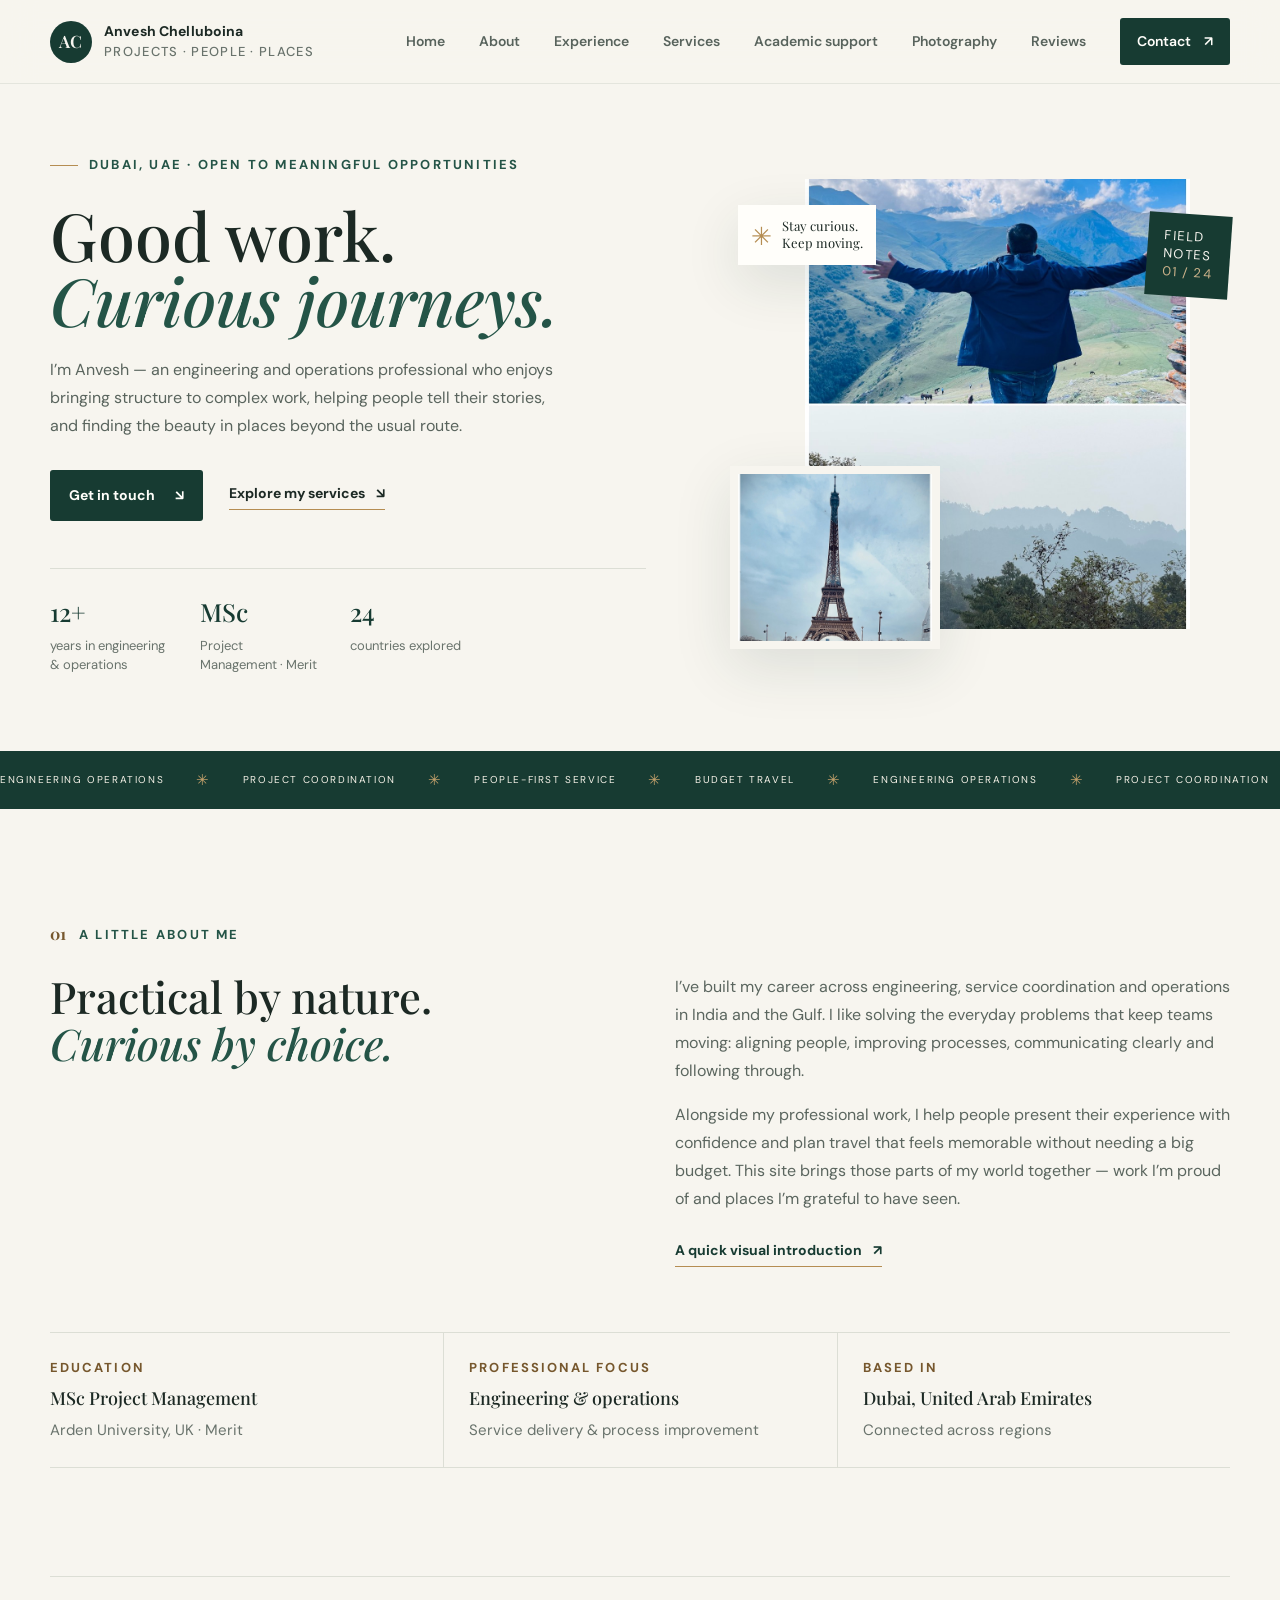
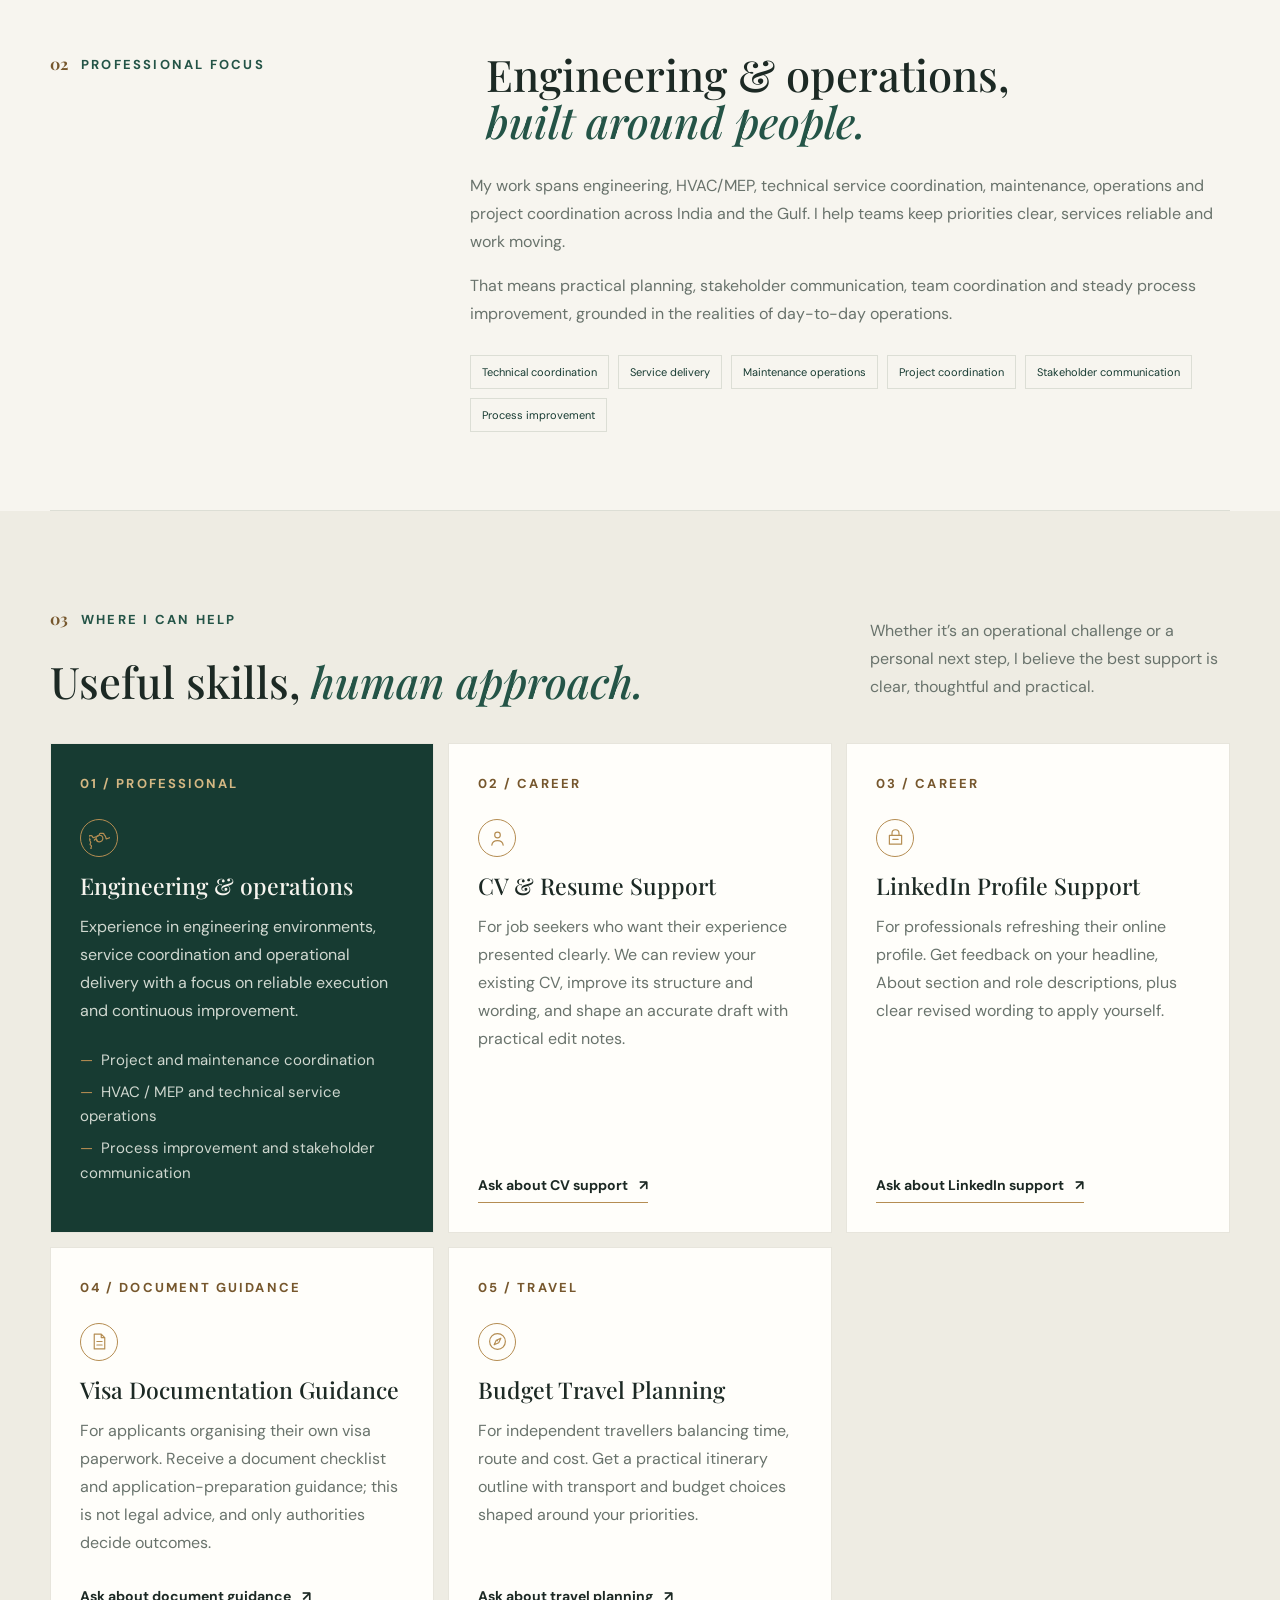
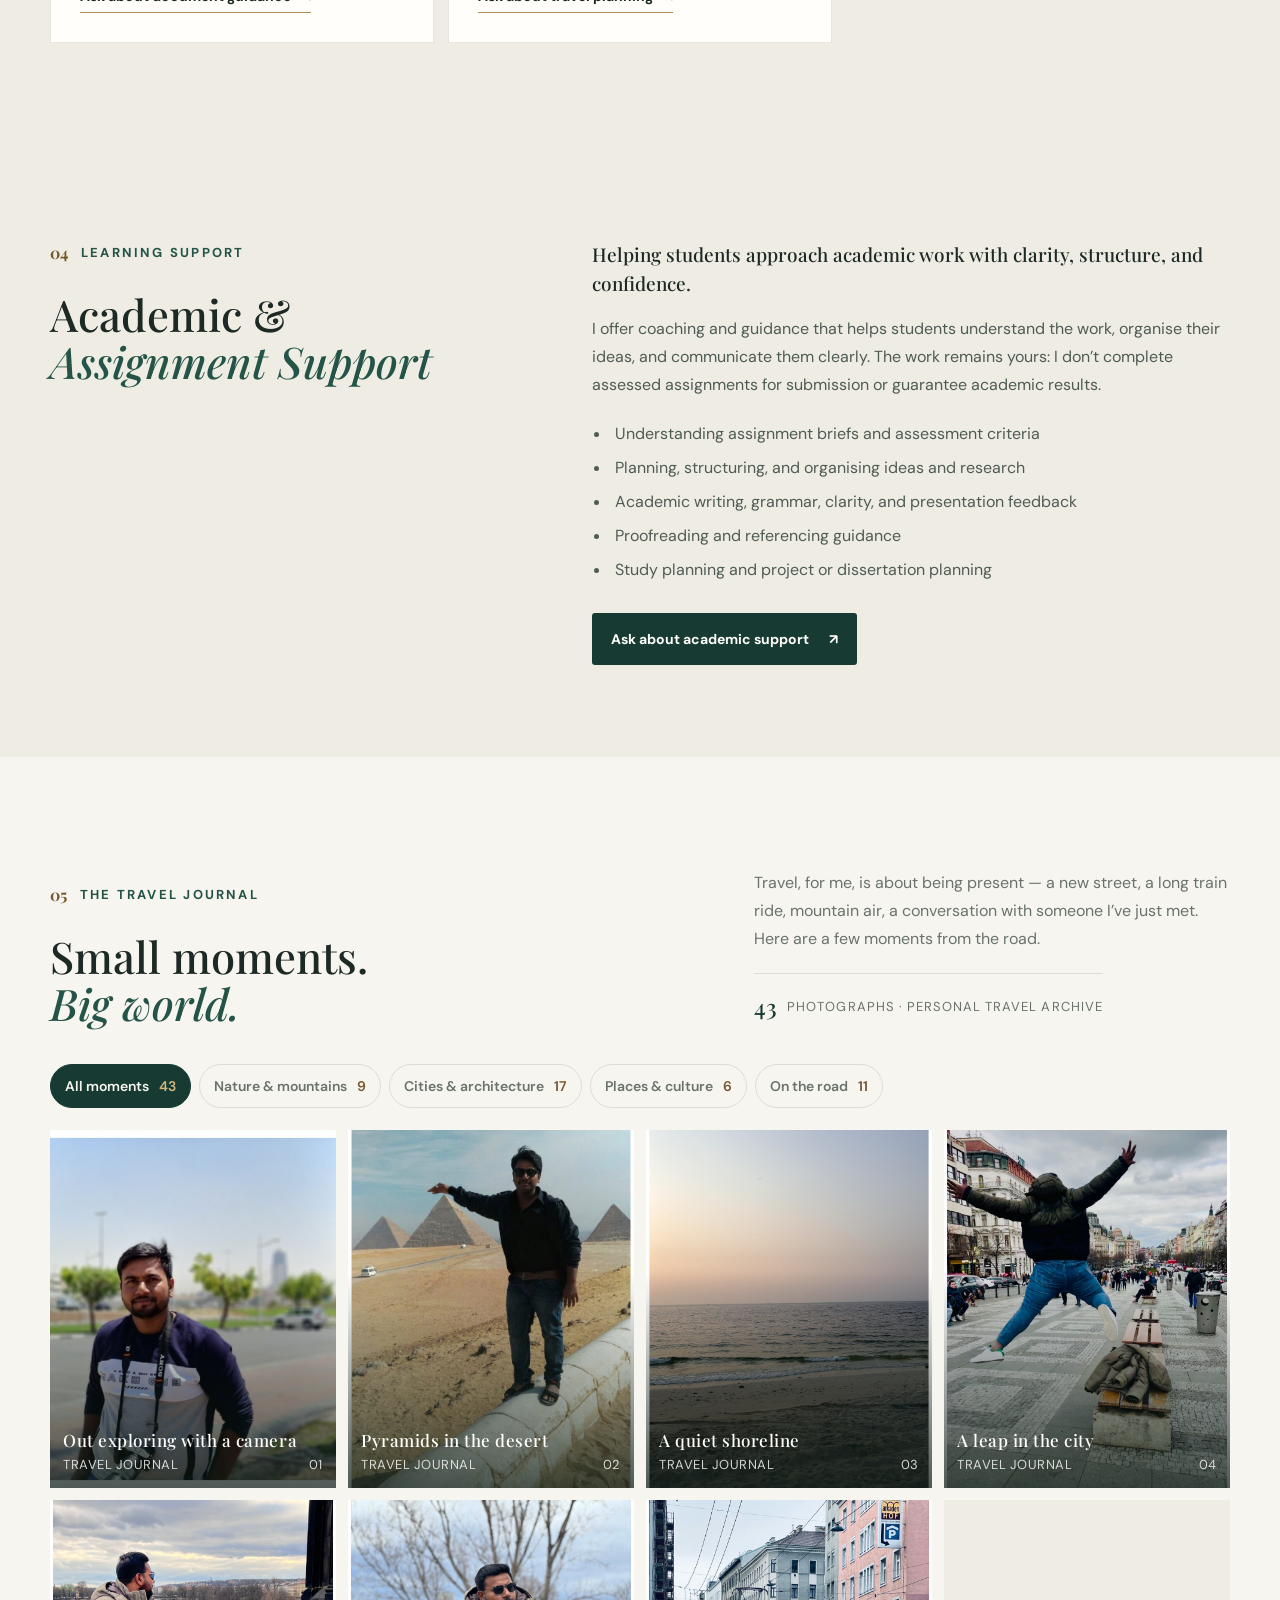
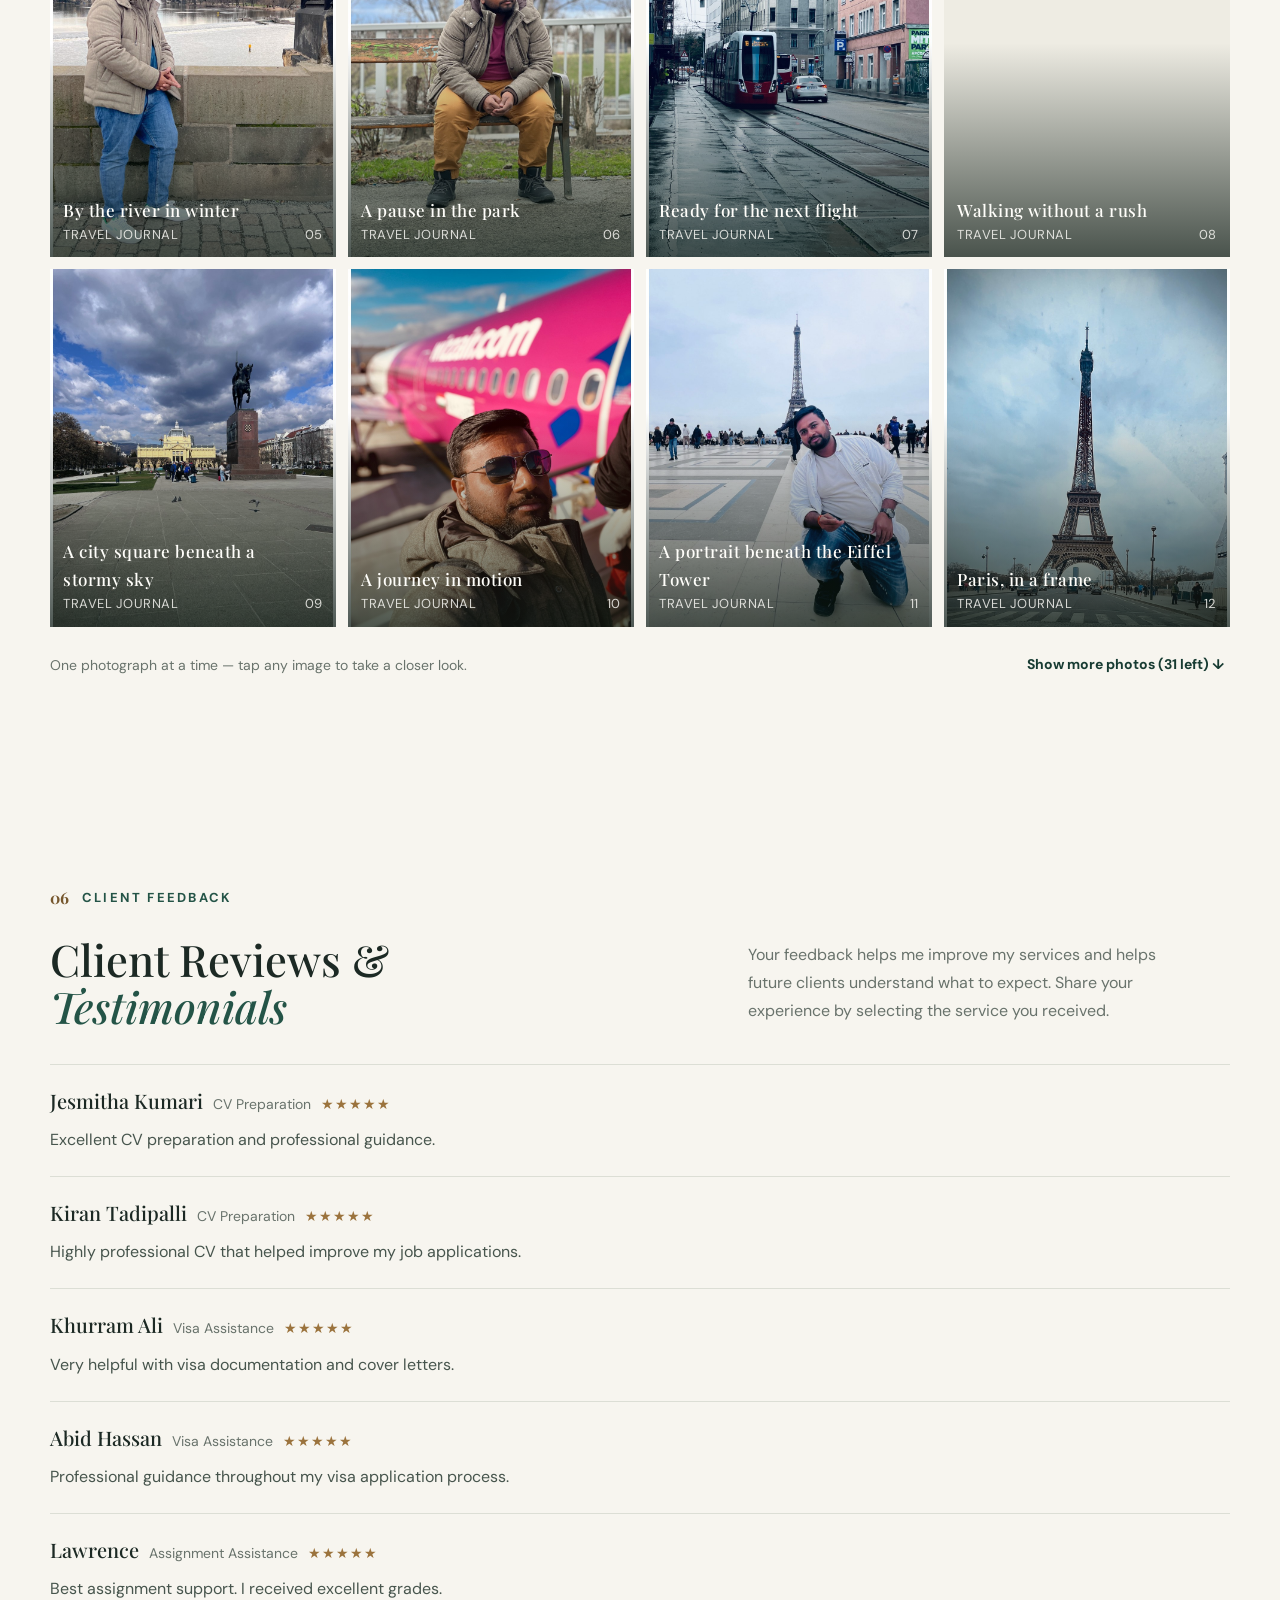
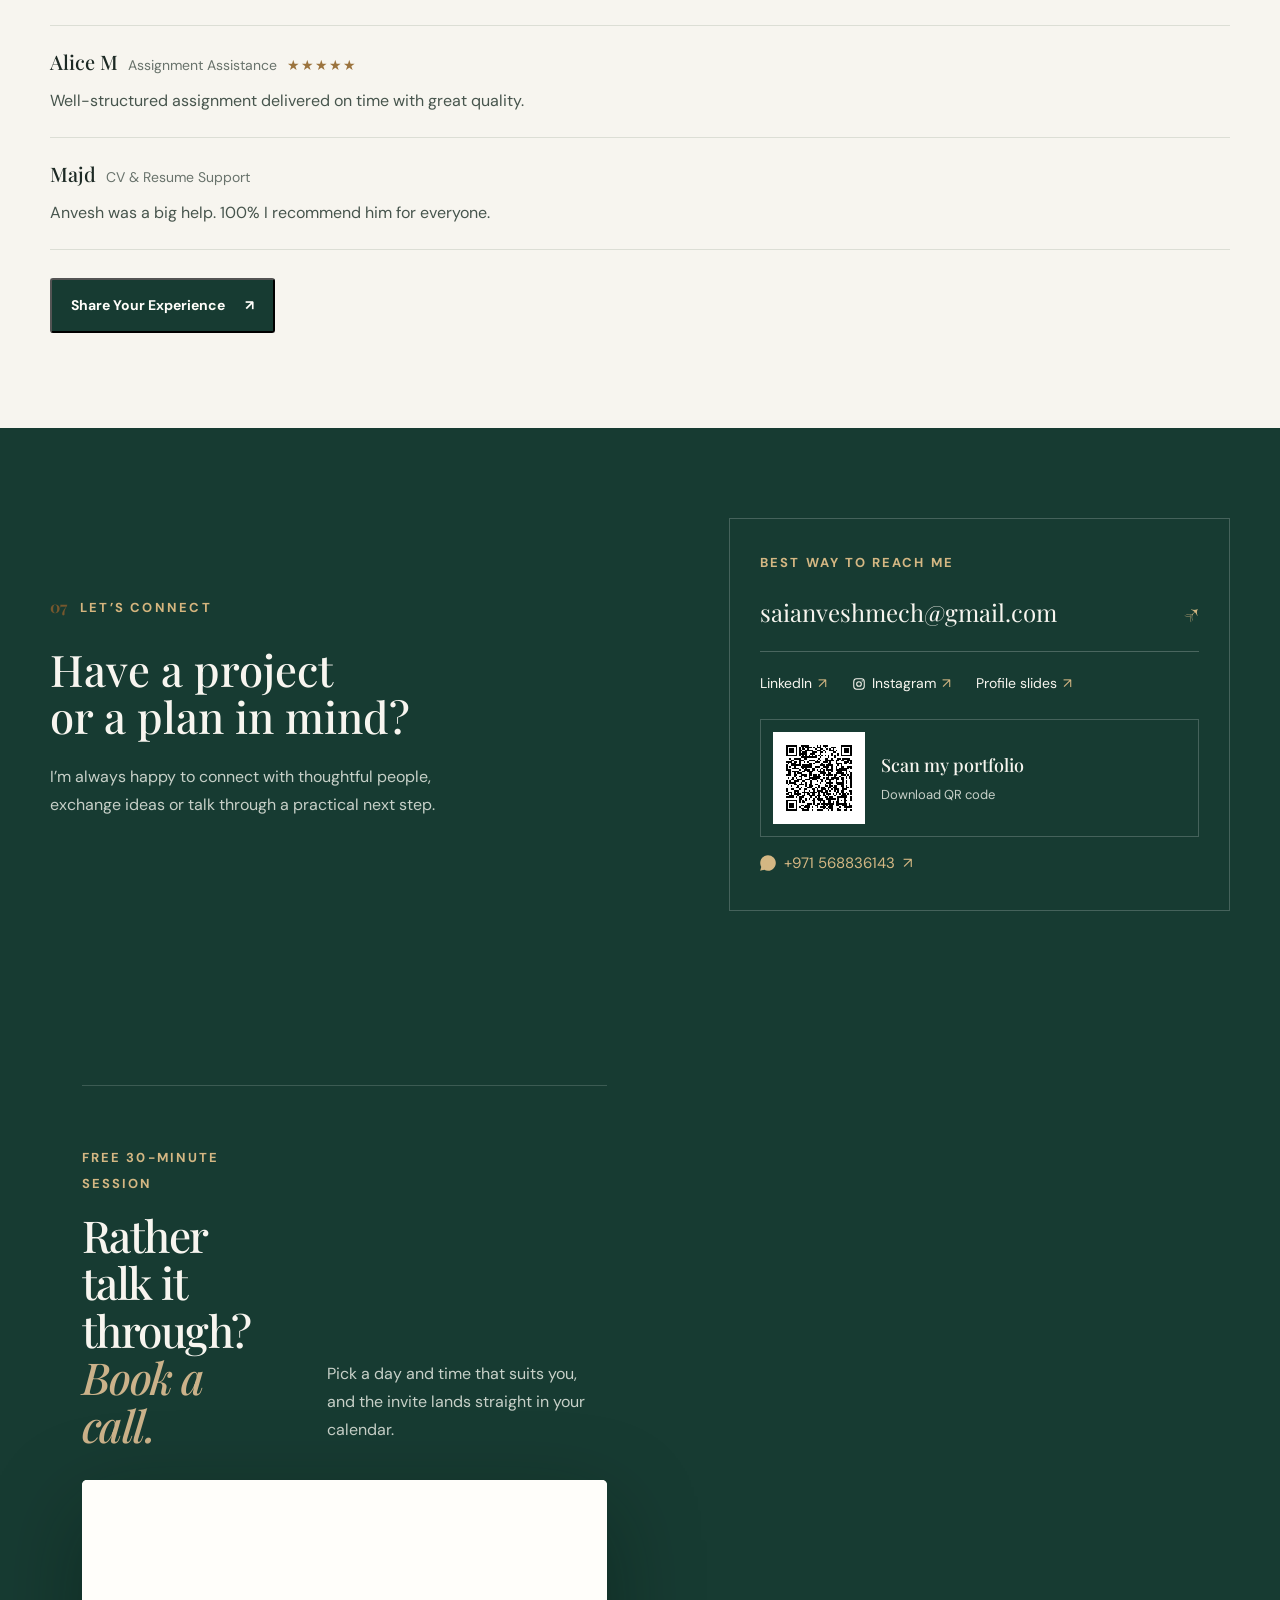
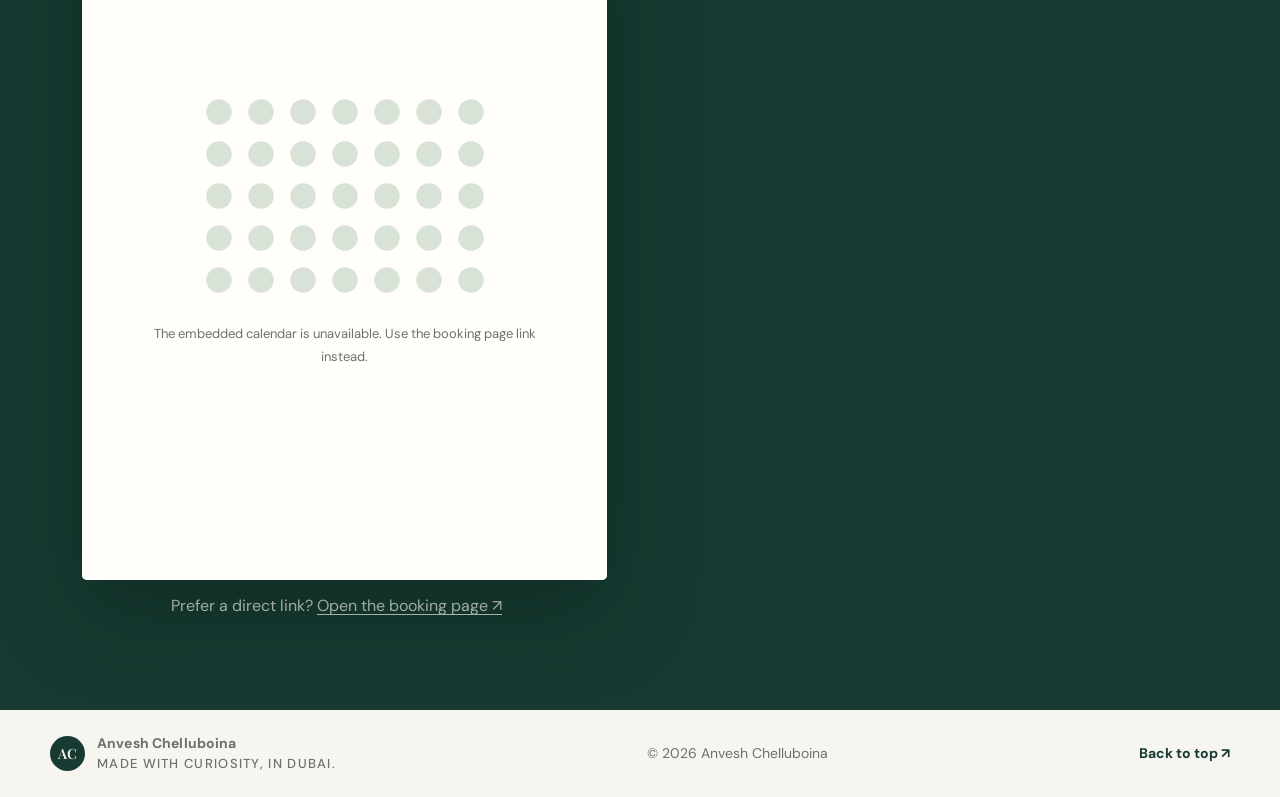
<file: index.html>
<!doctype html>
<html lang="en">
<head>
  <meta charset="utf-8">
  <meta name="viewport" content="width=device-width, initial-scale=1">
  <meta name="theme-color" content="#173b32">
  <title>Anvesh Chelluboina — Engineering, Projects & Travel</title>
  <meta name="description" content="The professional portfolio and travel journal of Anvesh Chelluboina — project coordination, engineering operations, CV support and thoughtful budget travel.">
  <link rel="preconnect" href="https://fonts.googleapis.com">
  <link rel="preconnect" href="https://fonts.gstatic.com" crossorigin>
  <link href="https://fonts.googleapis.com/css2?family=DM+Sans:wght@400;500;600;700&family=Playfair+Display:wght@500;600;700&display=swap" rel="stylesheet">
  <script>document.documentElement.classList.add("js")</script>
  <link rel="stylesheet" href="flapboard.css">
  <script src="flapboard.js" defer></script>
</head>
<body>
  <header class="site-header">
    <a class="brand" href="#top" aria-label="Anvesh Chelluboina home"><span class="brand-mark">AC</span><span>Anvesh Chelluboina<small>Projects · People · Places</small></span></a>
    <button class="menu-toggle" type="button" aria-expanded="false" aria-controls="main-nav" aria-label="Open navigation"><span></span><span></span></button>
    <nav id="main-nav" class="main-nav">
      <a href="#top">Home</a><a href="#about">About</a><a href="#experience">Experience</a><a href="#work">Services</a><a href="#academic-support">Academic support</a><a href="#journal">Photography</a><a href="#reviews">Reviews</a><a href="#contact" class="nav-cta">Contact <span aria-hidden="true">↗</span></a>
    </nav>
  </header>

  <main id="top">
    <section class="hero section-wrap">
      <div class="hero-copy">
        <p class="eyebrow"><span class="eyebrow-line"></span> Dubai, UAE · Open to meaningful opportunities</p>
        <h1><span class="line"><span>Good work.</span></span><span class="line"><em>Curious journeys.</em></span></h1>
        <p class="hero-intro">I’m Anvesh — an engineering and operations professional who enjoys bringing structure to complex work, helping people tell their stories, and finding the beauty in places beyond the usual route.</p>
        <div class="hero-actions"><a class="button button-dark" href="#contact">Get in touch <span>↘</span></a><a class="text-link" href="#work">Explore my services <span>↘</span></a></div>
        <div class="hero-facts"><div><strong data-count>12+</strong><span>years in engineering & operations</span></div><div><strong>MSc</strong><span>Project Management · Merit</span></div><div><strong data-count>24</strong><span>countries explored</span></div></div>
      </div>
      <div class="hero-art" aria-label="Travel photography collage">
        <div class="hero-photo hero-photo-main"><img src="assets/photos/travel-39.jpg" alt="Anvesh at a mountain viewpoint above a valley" width="937" height="1400" fetchpriority="high" decoding="async"></div>
        <div class="hero-photo hero-photo-small"><img src="assets/photos/travel-12.jpg" alt="The Eiffel Tower in Paris" width="956" height="1301" decoding="async"></div>
        <div class="hero-note"><span class="note-star">✳</span><span>Stay curious.<br>Keep moving.</span></div>
        <div class="hero-stamp">FIELD<br>NOTES<br><span>01 / 24</span></div>
      </div>
    </section>

    <section class="ticker" aria-label="Areas of interest"><div class="ticker-track"><span>Engineering operations</span><i>✳</i><span>Project coordination</span><i>✳</i><span>People-first service</span><i>✳</i><span>Budget travel</span><i>✳</i><span>Engineering operations</span><i>✳</i><span>Project coordination</span><i>✳</i><span>People-first service</span><i>✳</i><span>Budget travel</span></div></section>

    <section class="section-wrap about-section" id="about">
      <div class="section-label reveal"><span>01</span> A little about me</div>
      <div class="about-grid"><div class="reveal" style="--i:1"><h2>Practical by nature.<br><em>Curious by choice.</em></h2></div><div class="about-copy reveal" style="--i:2"><p>I’ve built my career across engineering, service coordination and operations in India and the Gulf. I like solving the everyday problems that keep teams moving: aligning people, improving processes, communicating clearly and following through.</p><p>Alongside my professional work, I help people present their experience with confidence and plan travel that feels memorable without needing a big budget. This site brings those parts of my world together — work I’m proud of and places I’m grateful to have seen.</p><a class="text-link" href="slides.html">A quick visual introduction <span>↗</span></a></div></div>
      <div class="credential-strip"><div class="reveal"><span class="mini-label">Education</span><strong>MSc Project Management</strong><small>Arden University, UK · Merit</small></div><div class="reveal" style="--i:1"><span class="mini-label">Professional focus</span><strong>Engineering & operations</strong><small>Service delivery & process improvement</small></div><div class="reveal" style="--i:2"><span class="mini-label">Based in</span><strong>Dubai, United Arab Emirates</strong><small>Connected across regions</small></div></div>
    </section>

    <section class="experience-section section-wrap" id="experience">
      <div class="experience-heading"><div class="section-label reveal"><span>02</span> Professional focus</div><h2 class="reveal">Engineering & operations,<br><em>built around people.</em></h2></div>
      <div class="experience-copy reveal"><p>My work spans engineering, HVAC/MEP, technical service coordination, maintenance, operations and project coordination across India and the Gulf. I help teams keep priorities clear, services reliable and work moving.</p><p>That means practical planning, stakeholder communication, team coordination and steady process improvement, grounded in the realities of day-to-day operations.</p></div>
      <div class="experience-skills" aria-label="Professional strengths"><span>Technical coordination</span><span>Service delivery</span><span>Maintenance operations</span><span>Project coordination</span><span>Stakeholder communication</span><span>Process improvement</span></div>
      <!-- Add verified job titles, employer names and dates here when supplied; do not publish placeholders. -->
    </section>

    <section class="work-section" id="work"><div class="section-wrap">
      <div class="section-heading"><div class="reveal"><div class="section-label"><span>03</span> Where I can help</div><h2>Useful skills, <em>human approach.</em></h2></div><p class="reveal" style="--i:1">Whether it’s an operational challenge or a personal next step, I believe the best support is clear, thoughtful and practical.</p></div>
      <div class="service-grid">
        <article class="service-card service-featured reveal"><span class="card-index">01 / PROFESSIONAL</span><div class="service-icon"><svg viewBox="0 0 24 24" aria-hidden="true"><path d="M12 8.3a3.8 3.8 0 1 0 0 7.6 3.8 3.8 0 0 0 0-7.6zm7.6 4.2a7.9 7.9 0 0 0-.8-2.9L18.5 9a1.1 1.1 0 0 1-.8-.8l-.7-1.3a1.1 1.1 0 0 0-1-.8h-2.9a1.1 1.1 0 0 0-1 .8l-.7 1.3a1.1 1.1 0 0 1-.8.8l-1.3.7a7.9 7.9 0 0 0-2.9.8l-.7.4a1.1 1.1 0 0 1-1.4-.5l-.7-1.1a1.1 1.1 0 0 0-1-.6h-1.6a1.1 1.1 0 0 0-1 .9l-.4 1.7a1.1 1.1 0 0 1-.3.6L1.3 13a1.1 1.1 0 0 0-.3 1.2l.9 2.1a1.1 1.1 0 0 1-.1.9L1.4 18a1.1 1.1 0 0 0 .1 1.2l1.1.9a1.1 1.1 0 0 1 .2.8l-.6 2.1a1.1 1.1 0 0 0 .4 1.1l1 .7a1.1 1.1 0 0 1 .5.9l.3 1.6a1.1 1.1 0 0 0 1.1 1h2.1a1.1 1.1 0 0 1 .9.5l1.1 1.8a1.1 1.1 0 0 0 1.1.7l1.6-.3a1.1 1.1 0 0 1 1.1.6l.4 1.2a1.1 1.1 0 0 0 1.2.8l2.3-.6a1.1 1.1 0 0 1 1.2.7l.4 1.2a1.1 1.1 0 0 0 1.1.6l2.2-.4a1.1 1.1 0 0 1 1.2.6l.4 1.1a1.1 1.1 0 0 0 1.1.8l1.7-.2a1.1 1.1 0 0 1 1.2.7l.6 1.4a1.1 1.1 0 0 0 1.1.6l2.2-.4a1.1 1.1 0 0 1 1 .9l.4 1.7a1.1 1.1 0 0 0 1.1.8l1.4-.1c.5-.1 1-.4 1.3-.8l.7-1.1a1.1 1.1 0 0 1 1.6-.1l.7 1a1.1 1.1 0 0 0 1.5.3l1.1-.8a1.1 1.1 0 0 1 1.4 0l1 1.1a1.1 1.1 0 0 1 .1 1.2l-.8 1.6a1.1 1.1 0 0 0 .1 1.2l1.5 1.2a1.1 1.1 0 0 0 1.1.2l1.4-.5a1.1 1.1 0 0 1 1.2.7l.5 1.4a1.1 1.1 0 0 0 1.1.7l1.8-.4a1.1 1.1 0 0 1 1 .8l.3 1.2a1.1 1.1 0 0 0 1 .8h1.6a1.1 1.1 0 0 0 1-.9l.4-1.5a1.1 1.1 0 0 1 .7-1l1.6-.6a1.1 1.1 0 0 0 .7-1l-.2-1.1a1.1 1.1 0 0 0-.6-.8l-1.8-.8a1.1 1.1 0 0 1-.5-.8V12.5a1.1 1.1 0 0 1 .5-.9l1.5-.8a1.1 1.1 0 0 0 .7-1 .5.5 0 0 0 0-.2l-.8-1.6a1.1 1.1 0 0 0-1-.6h-1.7a1.1 1.1 0 0 1-.9-.6l-.8-1.5a1.1 1.1 0 0 0-1-.6h-1.7a1.1 1.1 0 0 1-.7-.5l-.8-1.3a1.1 1.1 0 0 0-1-.7zm-13.5 1.4a1.3 1.3 0 1 1 3.2 1.3 1.3 0 0 1-3.2-1.3zm2.5 7.6a1.3 1.3 0 1 1 0-2.6 1.3 1.3 0 0 1 0 2.6z"/></svg></div><h3>Engineering & operations</h3><p>Experience in engineering environments, service coordination and operational delivery with a focus on reliable execution and continuous improvement.</p><ul><li>Project and maintenance coordination</li><li>HVAC / MEP and technical service operations</li><li>Process improvement and stakeholder communication</li></ul></article>
        <article class="service-card reveal" style="--i:1"><span class="card-index">02 / CAREER</span><div class="service-icon"><svg viewBox="0 0 24 24" aria-hidden="true"><circle cx="12" cy="8" r="3.2"/><path d="M5.5 19.5c.5-3.2 2.7-5 6.5-5s6 1.8 6.5 5"/></svg></div><h3>CV & Resume Support</h3><p>For job seekers who want their experience presented clearly. We can review your existing CV, improve its structure and wording, and shape an accurate draft with practical edit notes.</p><a class="card-link" href="#contact">Ask about CV support <span>↗</span></a></article>
        <article class="service-card reveal" style="--i:2"><span class="card-index">03 / CAREER</span><div class="service-icon"><svg viewBox="0 0 24 24" aria-hidden="true"><path d="M5 8.5h14v10H5zM8 8.5V6a4 4 0 0 1 8 0v2.5M9 13h6"/></svg></div><h3>LinkedIn Profile Support</h3><p>For professionals refreshing their online profile. Get feedback on your headline, About section and role descriptions, plus clear revised wording to apply yourself.</p><a class="card-link" href="#contact">Ask about LinkedIn support <span>↗</span></a></article>
        <article class="service-card reveal" style="--i:3"><span class="card-index">04 / DOCUMENT GUIDANCE</span><div class="service-icon"><svg viewBox="0 0 24 24" aria-hidden="true"><path d="M6 3.5h8l4 4v13H6zM14 3.5v4h4M9 12h6M9 16h6"/></svg></div><h3>Visa Documentation Guidance</h3><p>For applicants organising their own visa paperwork. Receive a document checklist and application-preparation guidance; this is not legal advice, and only authorities decide outcomes.</p><a class="card-link" href="#contact">Ask about document guidance <span>↗</span></a></article>
        <article class="service-card reveal" style="--i:4"><span class="card-index">05 / TRAVEL</span><div class="service-icon"><svg viewBox="0 0 24 24" aria-hidden="true"><circle cx="12" cy="12" r="9"/><path d="m15.8 8.2-2.4 5.2-5.2 2.4 2.4-5.2 5.2-2.4zm-3.8 2.6v.2"/></svg></div><h3>Budget Travel Planning</h3><p>For independent travellers balancing time, route and cost. Get a practical itinerary outline with transport and budget choices shaped around your priorities.</p><a class="card-link" href="#contact">Ask about travel planning <span>↗</span></a></article>
      </div>
    </div></section>

    <section class="academic-section" id="academic-support"><div class="section-wrap academic-grid">
      <div><div class="section-label reveal"><span>04</span> Learning support</div><h2 class="reveal">Academic &<br><em>Assignment Support</em></h2></div>
      <div class="academic-copy reveal"><p class="academic-intro">Helping students approach academic work with clarity, structure, and confidence.</p><p>I offer coaching and guidance that helps students understand the work, organise their ideas, and communicate them clearly. The work remains yours: I don’t complete assessed assignments for submission or guarantee academic results.</p><ul><li>Understanding assignment briefs and assessment criteria</li><li>Planning, structuring, and organising ideas and research</li><li>Academic writing, grammar, clarity, and presentation feedback</li><li>Proofreading and referencing guidance</li><li>Study planning and project or dissertation planning</li></ul><a class="button button-dark" href="#contact">Ask about academic support <span>↗</span></a></div>
    </div></section>

    <section class="journal-section section-wrap" id="journal">
      <div class="journal-top"><div class="reveal"><div class="section-label"><span>05</span> The travel journal</div><h2>Small moments.<br><em>Big world.</em></h2></div><div class="journal-intro reveal" style="--i:1"><p>Travel, for me, is about being present — a new street, a long train ride, mountain air, a conversation with someone I’ve just met. Here are a few moments from the road.</p><span class="photo-count"><b data-count>43</b> photographs · personal travel archive</span></div></div>
      <div class="gallery-controls reveal" role="group" aria-label="Filter travel photos">
        <button class="filter-chip is-active" data-filter="all" aria-pressed="true">All moments <span data-filter-count>43</span></button>
        <button class="filter-chip" data-filter="mountains" aria-pressed="false">Nature & mountains <span data-filter-count></span></button>
        <button class="filter-chip" data-filter="cities" aria-pressed="false">Cities & architecture <span data-filter-count></span></button>
        <button class="filter-chip" data-filter="culture" aria-pressed="false">Places & culture <span data-filter-count></span></button>
        <button class="filter-chip" data-filter="ontheroad" aria-pressed="false">On the road <span data-filter-count></span></button>
      </div>
      <div class="photo-grid reveal-group" id="photo-grid" aria-live="polite"></div>
      <div class="gallery-bottom"><span>One photograph at a time — tap any image to take a closer look.</span><button class="text-link" id="show-more" type="button">Show more photos <span>↓</span></button></div>
    </section>

    <section class="reviews-section section-wrap" id="reviews">
      <div class="reviews-heading"><div><div class="section-label reveal"><span>06</span> Client feedback</div><h2 class="reveal">Client Reviews &<br><em>Testimonials</em></h2></div><p class="reveal">Your feedback helps me improve my services and helps future clients understand what to expect. Share your experience by selecting the service you received.</p></div>
      <div class="review-list" id="review-list" aria-live="polite"><p class="reviews-empty">Be the first to share your experience.</p></div>
      <button class="button button-dark review-open" id="open-review-form" type="button">Share Your Experience <span>↗</span></button>
    </section>

    <dialog class="review-dialog" id="review-dialog" aria-labelledby="review-form-title">
      <div class="review-dialog-head"><div><span class="mini-label">Client feedback</span><h2 id="review-form-title">Write a review</h2></div><button class="icon-button" type="button" id="close-review-form" aria-label="Close review form">×</button></div>
      <p class="review-privacy">Reviews should describe a genuine experience. Submissions are reviewed before publication. Don’t include private or confidential information.</p>
      <form id="review-form" data-review-endpoint="https://formspree.io/f/mwlvgqba" novalidate>
        <label for="review-name">Name or display name <span>Required</span></label><input id="review-name" name="name" autocomplete="name" maxlength="60" required>
        <label for="review-service">Service received <span>Required</span></label><select id="review-service" name="service" required><option value="" selected disabled>Select a service</option><option>CV & Resume Support</option><option>Visa Documentation Guidance</option><option>Academic & Assignment Support</option><option>LinkedIn Profile Support</option><option>Budget Travel Planning</option><option>Other</option></select>
        <label for="review-text">Your review <span>Required</span></label><textarea id="review-text" name="review" rows="5" maxlength="1200" required aria-describedby="review-guidance review-character-count"></textarea><div class="review-field-note"><span id="review-guidance">Share your honest experience (20–1,200 characters).</span><span id="review-character-count" aria-live="polite">0 / 1,200</span></div>
        <fieldset class="rating-field"><legend>Rating <small>Optional</small></legend><div class="rating-options"><label><input type="radio" name="rating" value="1"><span aria-hidden="true">★</span><span class="sr-only">1 star</span></label><label><input type="radio" name="rating" value="2"><span aria-hidden="true">★★</span><span class="sr-only">2 stars</span></label><label><input type="radio" name="rating" value="3"><span aria-hidden="true">★★★</span><span class="sr-only">3 stars</span></label><label><input type="radio" name="rating" value="4"><span aria-hidden="true">★★★★</span><span class="sr-only">4 stars</span></label><label><input type="radio" name="rating" value="5"><span aria-hidden="true">★★★★★</span><span class="sr-only">5 stars</span></label></div></fieldset>
        <label for="review-date">Date of service <small>Optional</small></label><input id="review-date" name="service_date" type="date">
        <label class="consent-label"><input type="checkbox" name="publication_consent" required><span>I agree to publication of this review and my chosen display name if it is approved. <strong>Required</strong></span></label>
        <label class="review-honeypot" aria-hidden="true">Leave this field blank<input name="_gotcha" tabindex="-1" autocomplete="off"></label>
        <p class="review-form-status" id="review-form-status" role="status" aria-live="polite">This form is configured to send reviews to the moderation service. A submission is confirmed only after the service responds.</p>
        <div class="review-form-actions"><button class="button button-dark" id="submit-review" type="submit" disabled>Submit for review</button><button class="text-link" id="retry-review" type="button" hidden>Try again</button></div>
      </form>
    </dialog>

    <section class="contact-section" id="contact"><div class="section-wrap contact-grid"><div class="reveal"><div class="section-label"><span>07</span> Let’s connect</div><h2>Have a project<br>or a plan in mind?</h2><p>I’m always happy to connect with thoughtful people, exchange ideas or talk through a practical next step.</p></div><div class="contact-card reveal" style="--i:1"><span class="mini-label">Best way to reach me</span><a class="contact-email" href="mailto:saianveshmech@gmail.com">saianveshmech@gmail.com <span>↗</span></a><div class="contact-links"><a href="https://www.linkedin.com/in/anveshchelluboina/" target="_blank" rel="noopener noreferrer">LinkedIn <span>↗</span></a><a href="https://www.instagram.com/anvesh.visuals/" target="_blank" rel="noopener noreferrer" aria-label="Instagram @anvesh.visuals"><svg class="social-icon" viewBox="0 0 24 24" aria-hidden="true"><rect x="3" y="3" width="18" height="18" ry="5" fill="none" stroke="currentColor" stroke-width="1.8"/><circle cx="12" cy="12" r="4" fill="none" stroke="currentColor" stroke-width="1.8"/><circle cx="17.5" cy="6.8" r="1.1" fill="currentColor"/></svg> Instagram <span>↗</span></a><a href="slides.html">Profile slides <span>↗</span></a></div>
      <a class="portfolio-qr" href="assets/photos/portfolio-qr.png" download="portfolio-qr.png" aria-label="Download portfolio QR code">
        <img src="assets/photos/portfolio-qr.png" alt="Portfolio QR code" width="92" height="92">
        <span>
          <strong>Scan my portfolio</strong>
          <small>Download QR code</small>
        </span>
      </a>
      <a class="contact-whatsapp" href="https://wa.me/971568836143" target="_blank" rel="noopener noreferrer" aria-label="Message me on WhatsApp at +971 568836143"><svg class="whatsapp-icon" viewBox="0 0 24 24" aria-hidden="true"><path d="M20.3 3.7A11.7 11.7 0 0 0 12 .25C5.55.25.3 5.5.3 11.95c0 2.06.54 4.09 1.56 5.87L.2 23.8l6.12-1.61a11.7 11.7 0 0 0 5.68 1.46h.01c6.45 0 11.7-5.25 11.7-11.7 0-3.13-1.22-6.07-3.41-8.25Z"/><path d="M8.1 6.8c-.2-.45-.4-.46-.6-.47h-.52c-.18 0-.47.07-.72.34-.25.27-.95.93-.95 2.27s.97 2.63 1.1 2.81c.14.18 1.87 3 4.62 4.09.64.27 1.14.43 1.53.55.64.2 1.22.17 1.68.1.51-.08 1.58-.65 1.8-1.28.22-.63.22-1.17.15-1.28-.06-.11-.25-.18-.52-.31s-1.58-.78-1.83-.87c-.24-.09-.42-.13-.6.13-.18.27-.69.87-.85 1.05-.15.18-.31.2-.58.07-.27-.13-1.12-.41-2.13-1.31-.79-.7-1.32-1.57-1.48-1.84-.15-.27-.02-.41.12-.54.12-.12.27-.31.4-.47.14-.15.18-.27.27-.45.09-.18.05-.34-.02-.47-.07-.13-.6-1.44-.83-1.97Z"/></svg>+971 568836143 <span>↗</span></a>
    </div>
      <div class="section-wrap booking-wrap" id="book">
        <div class="booking-head reveal">
          <div><span class="mini-label">Free 30-minute session</span><h3>Rather talk it through?<br><em>Book a call.</em></h3></div>
          <p>Pick a day and time that suits you, and the invite lands straight in your calendar.</p>
        </div>
        <div class="booking reveal" style="--i:1">
          <div class="calendly-inline-widget" data-url="https://calendly.com/anvesh-chelluboina/book-30-min-free-session?hide_gdpr_banner=1&amp;background_color=fffefa&amp;text_color=1c2924&amp;primary_color=245447"></div>
          <div class="booking-fallback">
            <p>Loading the booking calendar…</p>
          </div>
        </div>
        <p class="booking-direct">Prefer a direct link? <a href="https://calendly.com/anvesh-chelluboina/book-30-min-free-session" target="_blank" rel="noopener noreferrer">Open the booking page ↗</a></p>
      </div>
    </section>
  </main>
  <footer class="site-footer"><a class="brand footer-brand" href="#top"><span class="brand-mark">AC</span><span>Anvesh Chelluboina<small>Made with curiosity, in Dubai.</small></span></a><span>© <span id="year"></span> Anvesh Chelluboina</span><a href="#top" class="back-top">Back to top ↗</a></footer>

  <div class="lightbox" id="lightbox" aria-hidden="true" role="dialog" aria-modal="true" aria-label="Travel photograph viewer">
    <button class="lightbox-close" type="button" aria-label="Close photo viewer">×</button><button class="lightbox-nav lightbox-prev" type="button" aria-label="Previous photo">←</button>
    <figure><img id="lightbox-image" alt=""><figcaption><span id="lightbox-caption"></span><span id="lightbox-counter"></span></figcaption></figure>
    <button class="lightbox-nav lightbox-next" type="button" aria-label="Next photo">→</button>
  </div>
</body>
</html>
</file>
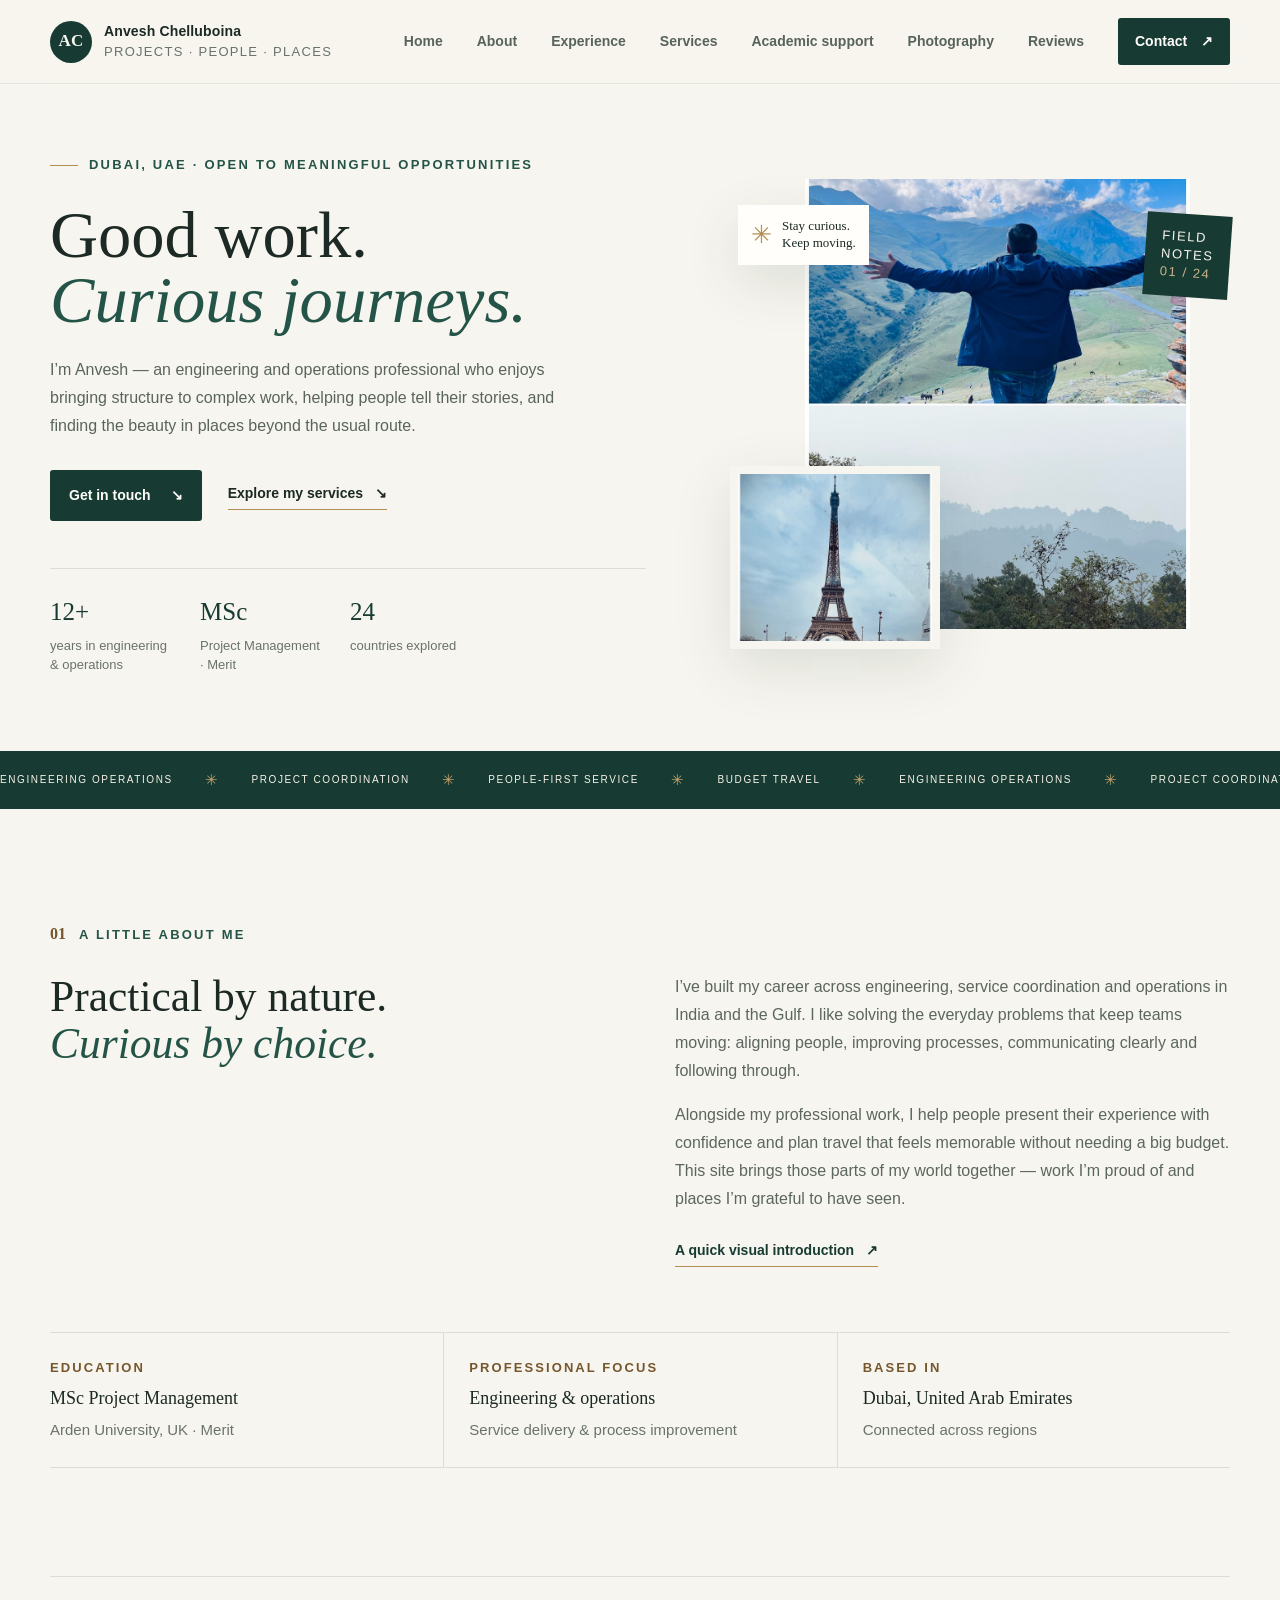
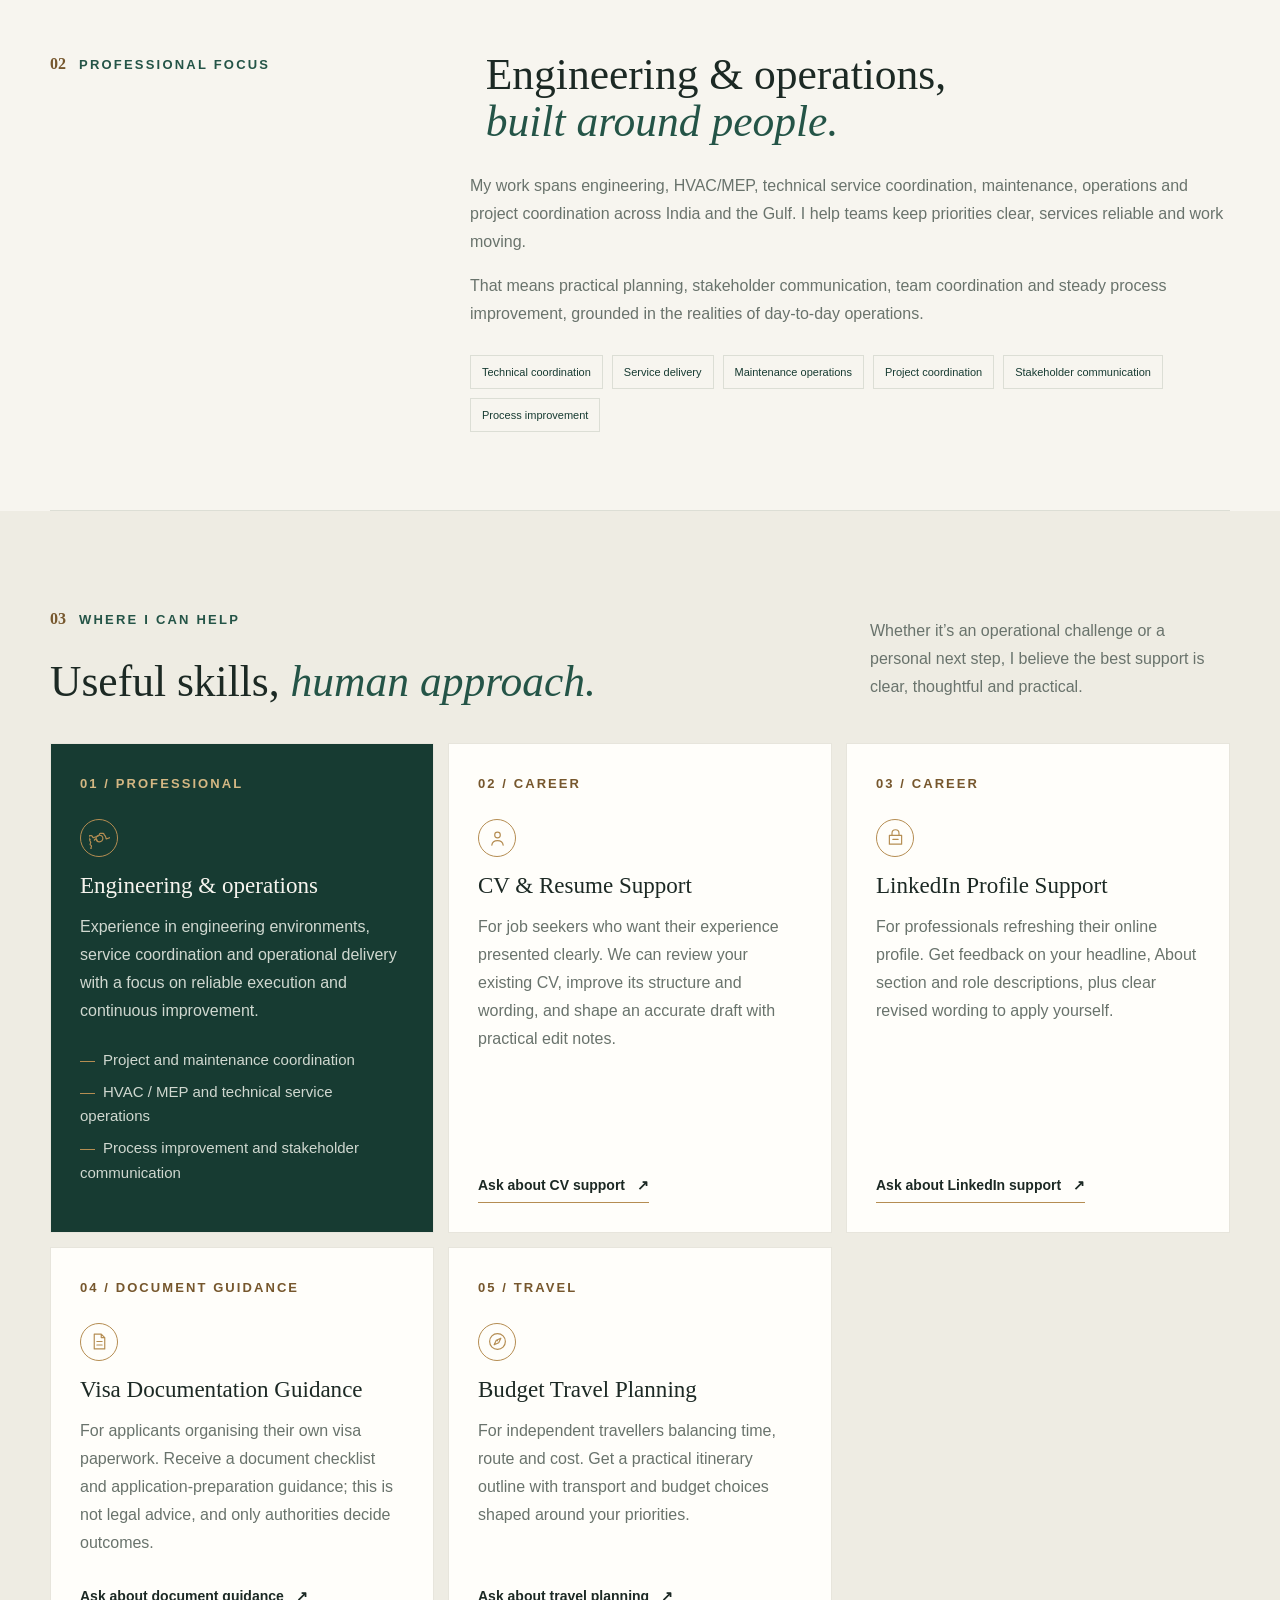
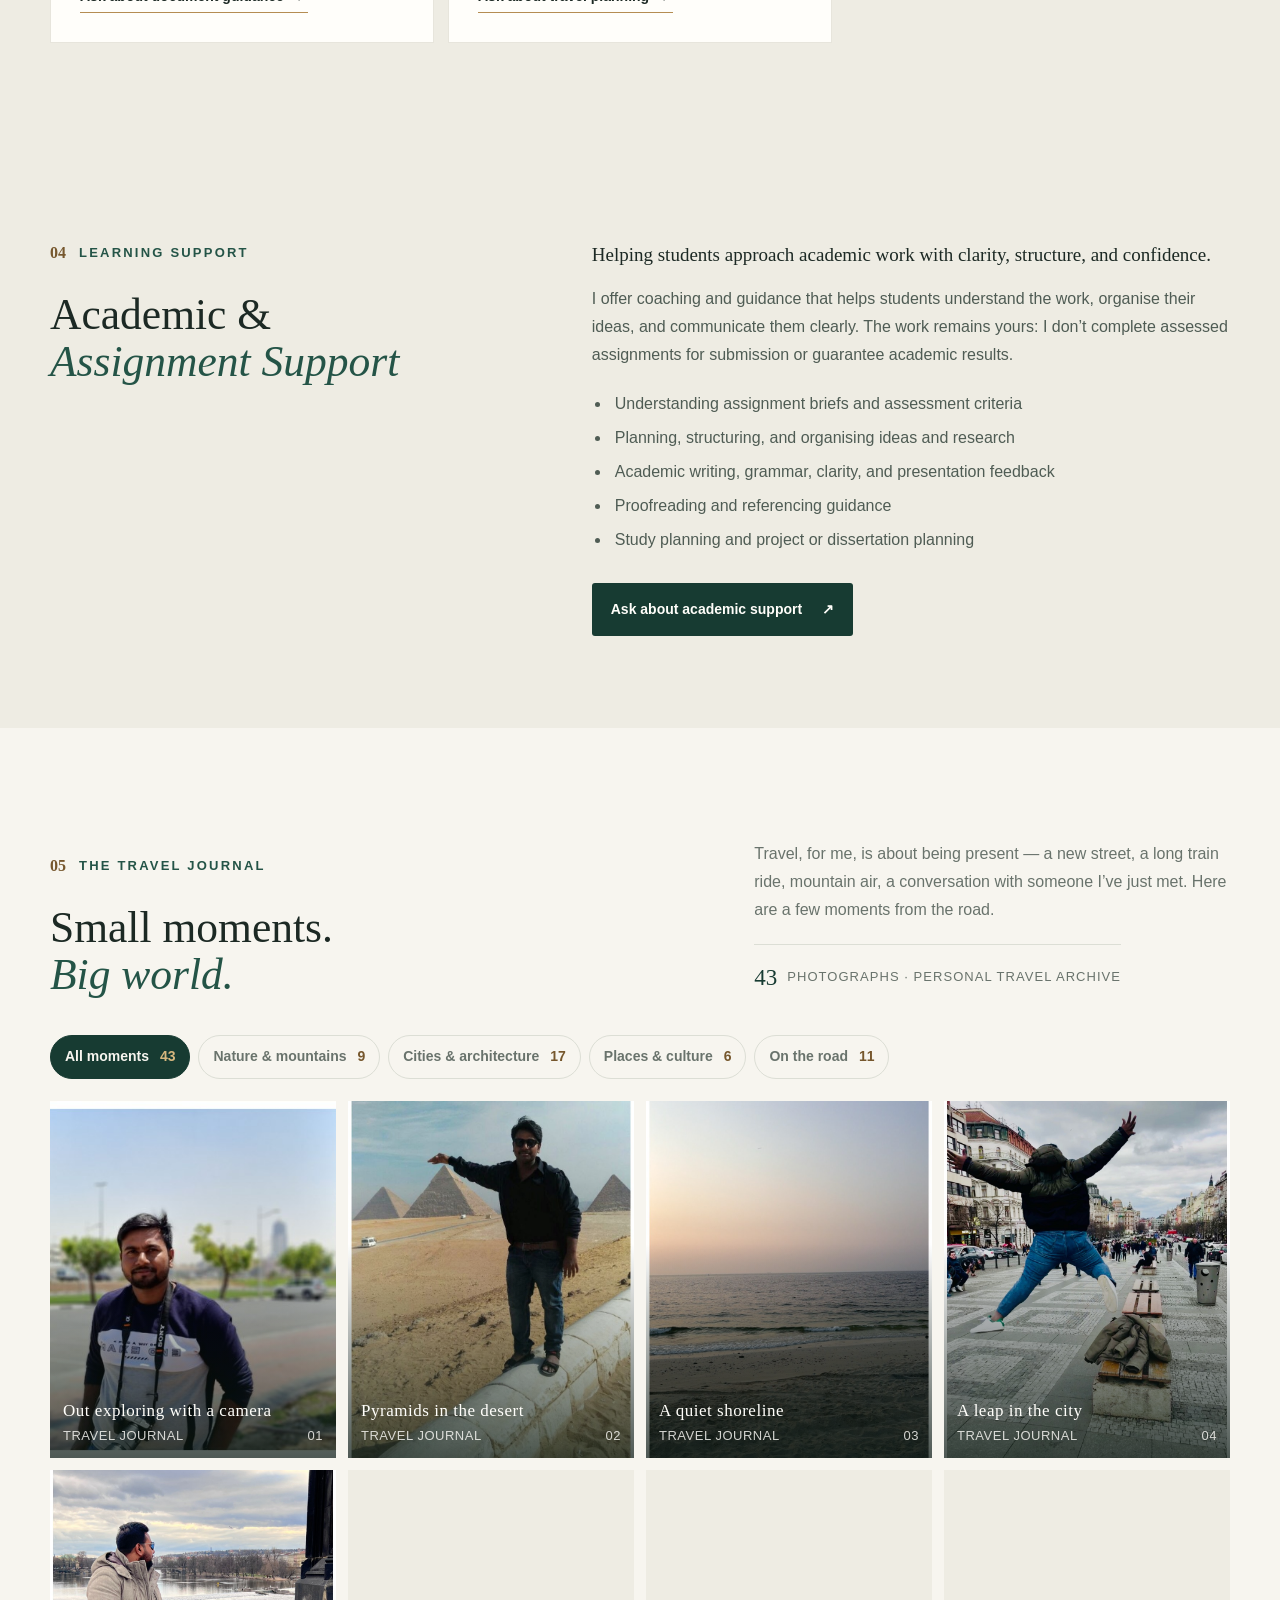
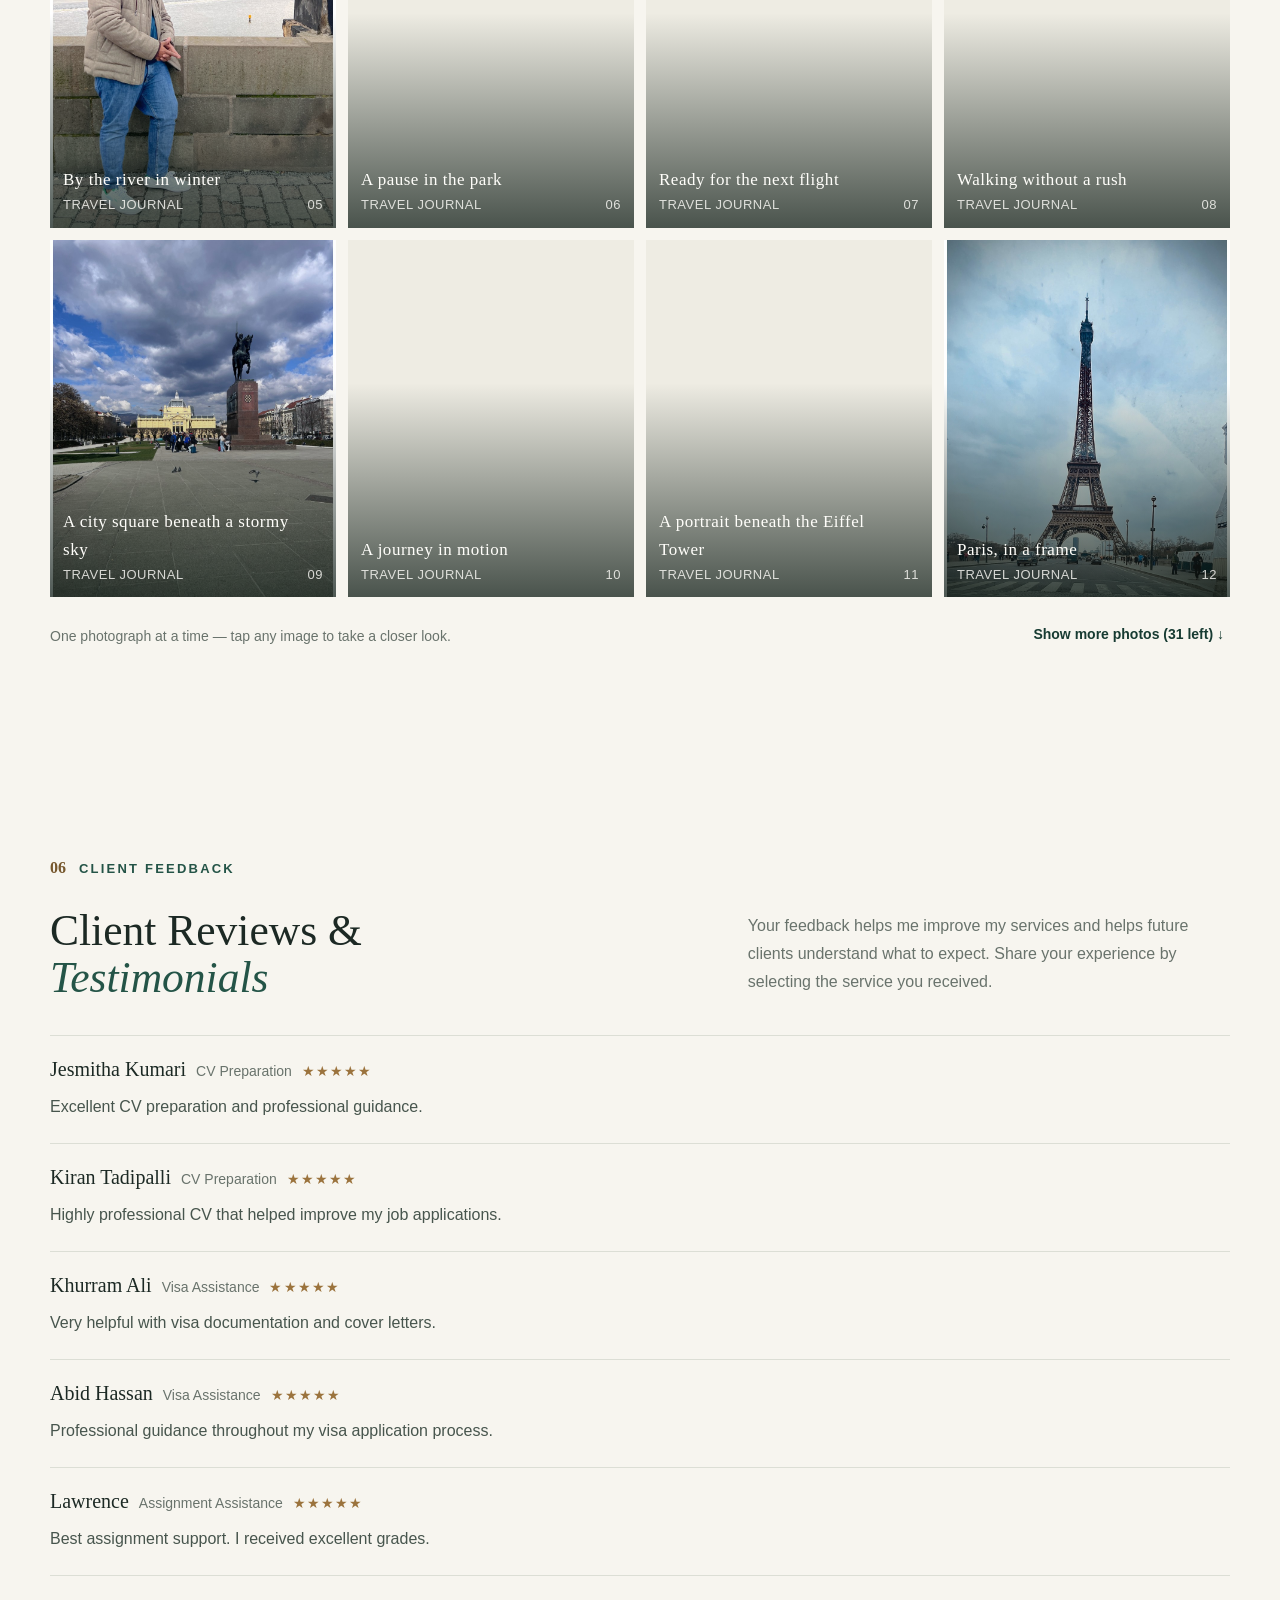
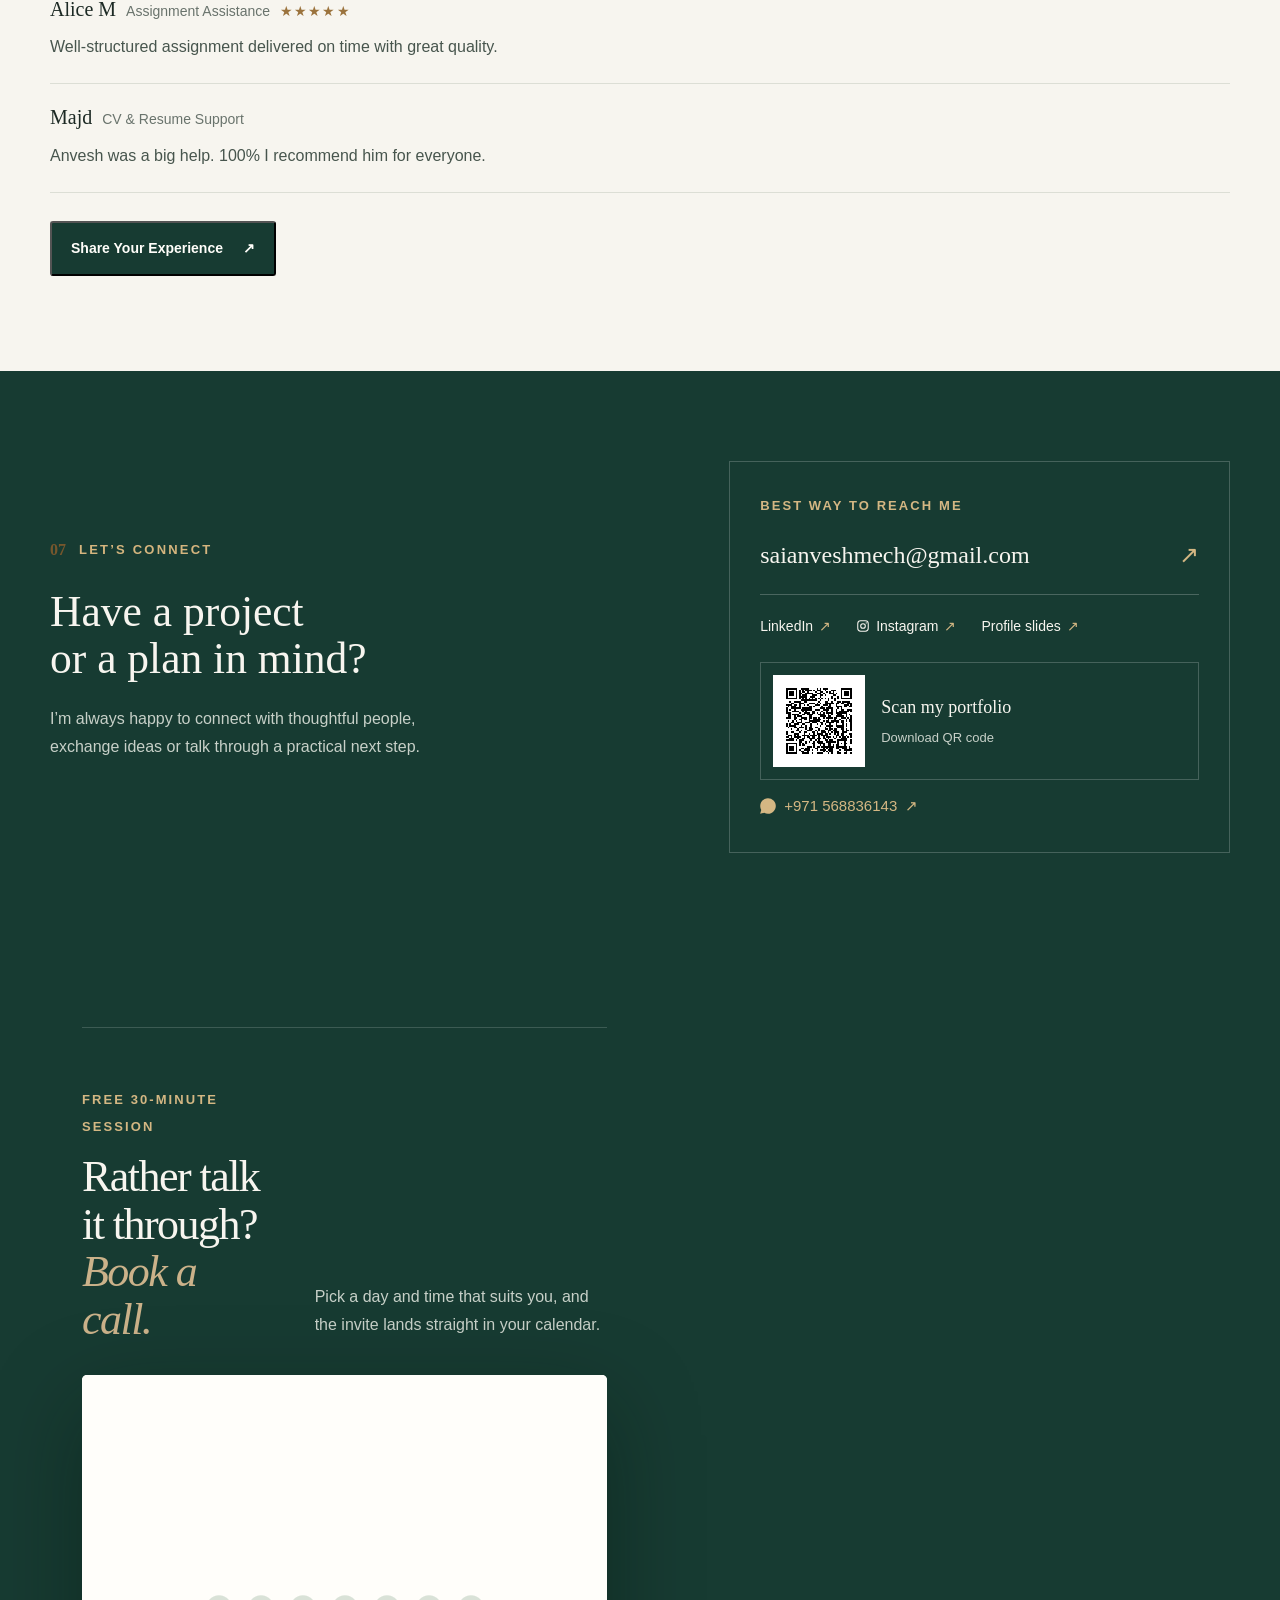
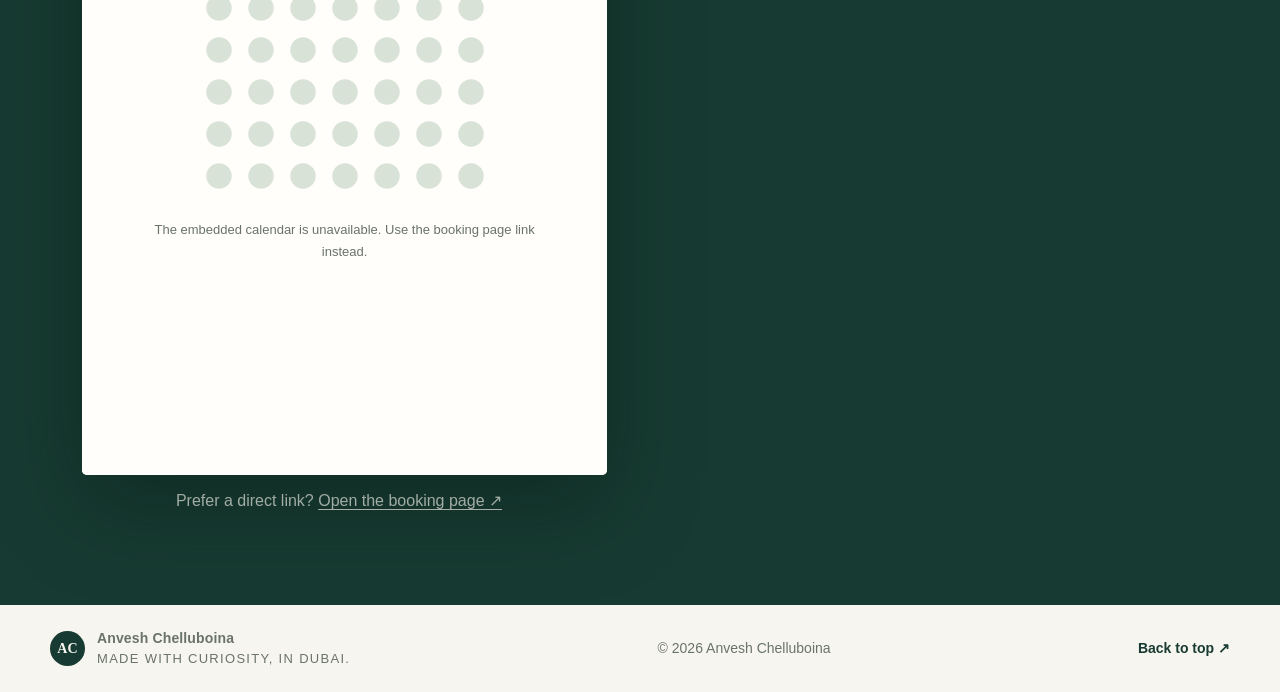
<file: anvesh-portfolio/index.html>
<!DOCTYPE html>
<html lang="en">
<head>
    <meta charset="UTF-8">
    <meta http-equiv="refresh" content="0; url=https://anveshchelluboina.github.io/">
    <script>
        window.location.href = "https://anveshchelluboina.github.io/";
    </script>
    <title>Redirecting...</title>
</head>
<body>
    <p>Redirecting to <a href="https://anveshchelluboina.github.io/">Anvesh Chelluboina Portfolio</a>...</p>
</body>
</html>
</file>
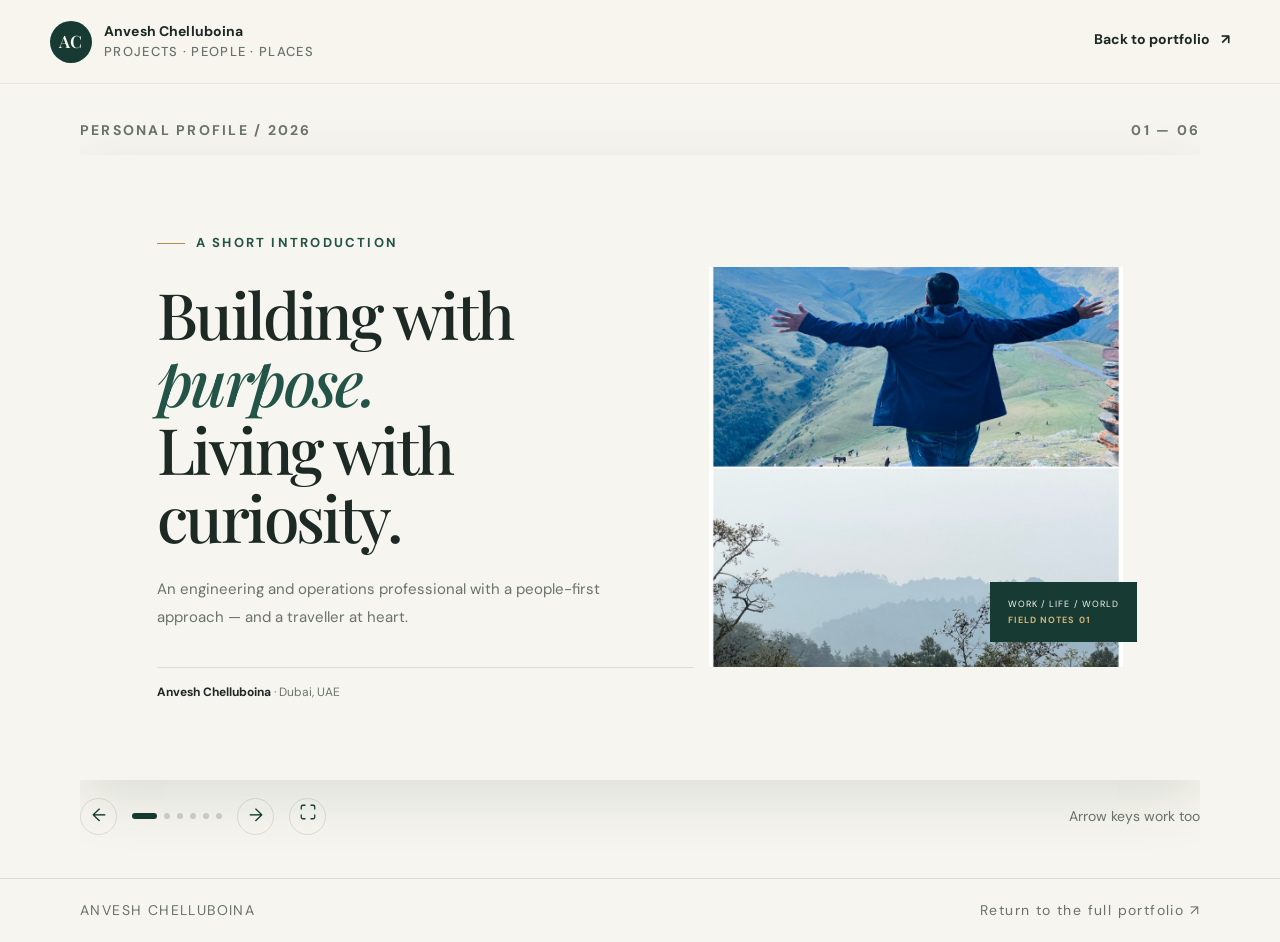
<file: slides.html>
<!doctype html>
<html lang="en">
<head>
  <meta charset="utf-8"><meta name="viewport" content="width=device-width, initial-scale=1">
  <meta name="theme-color" content="#173b32"><title>Anvesh Chelluboina — Profile Slides</title>
  <meta name="description" content="A short visual introduction to Anvesh Chelluboina, engineering and operations professional based in Dubai.">
  <link rel="preconnect" href="https://fonts.googleapis.com"><link rel="preconnect" href="https://fonts.gstatic.com" crossorigin>
  <link href="https://fonts.googleapis.com/css2?family=DM+Sans:wght@400;500;600;700&family=Playfair+Display:wght@500;600;700&display=swap" rel="stylesheet">
  <link rel="stylesheet" href="flapboard.css"><script src="flapboard.js" defer></script>
</head>
<body class="slides-page">
  <header class="site-header slides-header"><a class="brand" href="index.html"><span class="brand-mark">AC</span><span>Anvesh Chelluboina<small>Projects · People · Places</small></span></a><a class="text-link" href="index.html">Back to portfolio <span>↗</span></a></header>
  <main class="deck-shell">
    <div class="deck-topline"><span>PERSONAL PROFILE / 2026</span><span id="slide-number" aria-live="polite" aria-atomic="true">01 — 06</span></div>
    <div class="slide-deck" id="slide-deck" tabindex="0" aria-label="Profile presentation. Use arrow keys to navigate.">
      <section class="profile-slide slide-cover is-current" data-slide="0" aria-hidden="false">
        <div class="slide-copy"><p class="eyebrow"><span class="eyebrow-line"></span> A short introduction</p><h1>Building with<br><em>purpose.</em><br>Living with curiosity.</h1><p class="slide-lead">An engineering and operations professional with a people-first approach — and a traveller at heart.</p><div class="slide-signature">Anvesh Chelluboina <span>· Dubai, UAE</span></div></div>
        <div class="slide-cover-art"><img src="assets/photos/travel-39.jpg" alt="Anvesh at a mountain viewpoint above a valley"><div class="slide-art-note">WORK / LIFE / WORLD<br><b>FIELD NOTES 01</b></div></div>
      </section>
      <section class="profile-slide" data-slide="1" aria-hidden="true" inert><div class="slide-number-big">01</div><div class="slide-content"><p class="eyebrow">My background</p><h2>Experience that<br><em>keeps things moving.</em></h2><p class="slide-lead">My career has taken me through engineering, technical service and operations roles across India and the Gulf. I enjoy bringing people, priorities and practical solutions together.</p><div class="slide-stat-row"><div><b>12+</b><span>Years of experience</span></div><div><b>UAE</b><span>Current base</span></div><div><b>Ops</b><span>Delivery mindset</span></div></div></div></section>
      <section class="profile-slide" data-slide="2" aria-hidden="true" inert><div class="slide-number-big">02</div><div class="slide-content"><p class="eyebrow">What I bring</p><h2>Clear thinking.<br><em>Consistent delivery.</em></h2><div class="slide-pill-grid"><div><span>01</span><b>Project coordination</b><small>People, timelines and follow-through</small></div><div><span>02</span><b>Engineering operations</b><small>Technical service and maintenance</small></div><div><span>03</span><b>Process improvement</b><small>Better ways of working</small></div><div><span>04</span><b>Stakeholder communication</b><small>Clarity, trust and teamwork</small></div></div></div></section>
      <section class="profile-slide" data-slide="3" aria-hidden="true" inert><div class="slide-number-big">03</div><div class="slide-content"><p class="eyebrow">Learning journey</p><h2>Growing through<br><em>learning and practice.</em></h2><div class="education-card"><span class="education-mark">MSc</span><div><b>MSc Project Management</b><span>Arden University, United Kingdom</span><small>Merit</small></div></div><p class="slide-lead">I value learning that can be applied — from planning and leadership to communication, delivery and continuous improvement.</p></div></section>
      <section class="profile-slide" data-slide="4" aria-hidden="true" inert><div class="slide-number-big">04</div><div class="slide-content"><p class="eyebrow">Beyond the desk</p><h2>The world is<br><em>my open notebook.</em></h2><p class="slide-lead">I love low-budget, independent travel: new streets, train stations, mountains, local culture and the people you meet along the way.</p><div class="slide-travel-strip"><img src="assets/photos/travel-12.jpg" alt="The Eiffel Tower in Paris"><img src="assets/photos/travel-43.jpg" alt="Anvesh at a railway platform beside passenger trains"><img src="assets/photos/travel-25.jpg" alt="A snowy mountain peak above a forested valley"><img src="assets/photos/travel-37.jpg" alt="A gold statue and colourful temple steps among limestone cliffs"></div><div class="slide-stat-row"><div><b>24</b><span>Countries explored</span></div><div><b>Low</b><span>Budget, high curiosity</span></div></div></div></section>
      <section class="profile-slide slide-end" data-slide="5" aria-hidden="true" inert><div class="slide-end-mark">AC</div><div class="slide-content"><p class="eyebrow">Keep in touch</p><h2>Good things start<br><em>with a conversation.</em></h2><p class="slide-lead">For professional connections, collaboration or a friendly exchange of ideas.</p><a class="button button-light" href="mailto:saianveshmech@gmail.com">saianveshmech@gmail.com ↗</a><div class="slide-contact-links"><a href="https://www.linkedin.com/in/anveshchelluboina/" target="_blank" rel="noreferrer">LinkedIn ↗</a><a href="index.html#journal">Browse travel photos ↗</a></div></div></section>
    </div>
    <div class="deck-controls"><button class="deck-arrow" id="prev-slide" type="button" aria-label="Previous slide">←</button><div class="deck-dots" id="deck-dots" aria-label="Choose slide"></div><button class="deck-arrow" id="next-slide" type="button" aria-label="Next slide">→</button><button class="deck-arrow" id="fullscreen-slide" type="button" aria-label="Enter fullscreen" aria-pressed="false"><svg viewBox="0 0 24 24" width="18" height="18" aria-hidden="true"><path d="M8 3H5a2 2 0 0 0-2 2v3m13-5h3a2 2 0 0 1 2 2v3M3 16v3a2 2 0 0 0 2 2h3m13-5v3a2 2 0 0 1-2 2h-3" fill="none" stroke="currentColor" stroke-width="1.7" stroke-linecap="round"/></svg></button><span class="deck-hint">Arrow keys work too</span></div>
  </main>
  <footer class="slides-footer"><span>ANVESH CHELLUBOINA</span><a href="index.html">Return to the full portfolio ↗</a></footer>
</body>
</html>
</file>
<file: flapboard.css>
/* Anvesh Chelluboina portfolio — warm paper, forest green, quiet brass */
:root{--paper:#f7f5ef;--paper-deep:#eeece3;--ink:#1c2924;--muted:#69736c;--green:#173b32;--green-2:#245447;--sage:#d9e2d7;--brass:#b58d52;--line:#dcded5;--white:#fffefa;--serif:"Playfair Display",Georgia,serif;--sans:"DM Sans",Arial,sans-serif;--radius:5px;--shadow:0 18px 55px rgba(23,59,50,.12);--ease:cubic-bezier(.22,1,.36,1)}
*{box-sizing:border-box}html{scroll-behavior:smooth;scroll-padding-top:90px}body{margin:0;background:var(--paper);color:var(--ink);font-family:var(--sans);font-size:15px;line-height:1.65;-webkit-font-smoothing:antialiased}img{display:block;max-width:100%}a{color:inherit;text-decoration:none}button{font:inherit}.section-wrap{width:min(1180px,calc(100% - 64px));margin-inline:auto}.site-header{height:84px;padding:0 max(32px,calc((100vw - 1180px)/2));display:flex;align-items:center;justify-content:space-between;gap:30px;background:rgba(247,245,239,.94);border-bottom:1px solid rgba(220,222,213,.7);position:sticky;top:0;z-index:20;backdrop-filter:blur(16px)}.brand{display:flex;align-items:center;gap:12px;font-size:13px;font-weight:700;letter-spacing:.01em;line-height:1.3}.brand-mark{display:grid;place-items:center;width:42px;height:42px;background:var(--green);color:var(--paper);font-family:var(--serif);font-size:17px;font-weight:600;border-radius:50%}.brand small{display:block;margin-top:4px;color:var(--muted);font-size:10px;font-weight:500;letter-spacing:.1em;text-transform:uppercase}.main-nav{display:flex;align-items:center;gap:34px;font-size:12px;font-weight:600}.main-nav a:not(.nav-cta){color:#58635c}.main-nav a:hover,.text-link:hover,.card-link:hover{color:var(--brass)}.nav-cta{background:var(--green);color:var(--white);padding:12px 17px;border-radius:3px}.nav-cta span{padding-left:10px}.menu-toggle{display:none}
.hero{min-height:620px;display:grid;grid-template-columns:1fr .88fr;align-items:center;gap:60px;padding-top:70px;padding-bottom:76px}.eyebrow,.section-label{font-size:10px;letter-spacing:.17em;text-transform:uppercase;font-weight:700;color:var(--green-2)}.eyebrow{display:flex;align-items:center;gap:11px;margin:0 0 25px}.eyebrow-line{width:28px;height:1px;background:var(--brass)}h1,h2,h3,p{margin-top:0}h1,h2{font-family:var(--serif);font-weight:500;letter-spacing:-.04em;line-height:1.06}h1{font-size:clamp(52px,6.5vw,82px);margin-bottom:24px}h1 em,h2 em{color:var(--green-2);font-weight:500}.hero-intro{max-width:510px;color:#59645d;font-size:16px;line-height:1.9}.hero-actions{display:flex;align-items:center;gap:26px;margin-top:30px}.button{display:inline-flex;align-items:center;gap:20px;padding:14px 19px;border-radius:3px;font-size:12px;font-weight:700;transition:transform .2s,background .2s}.button:hover{transform:translateY(-2px)}.button-dark{background:var(--green);color:var(--white)}.button-dark:hover{background:var(--green-2)}.button-light{background:var(--paper);color:var(--green)}.text-link{font-size:12px;font-weight:700;border-bottom:1px solid var(--brass);padding-bottom:4px}.text-link span{padding-left:8px}.hero-facts{display:flex;gap:30px;margin-top:47px;padding-top:22px;border-top:1px solid var(--line)}.hero-facts div{display:flex;flex-direction:column;gap:3px}.hero-facts strong{font-family:var(--serif);font-size:25px;font-weight:500;color:var(--green)}.hero-facts span{font-size:10px;line-height:1.5;color:var(--muted);max-width:120px}.hero-art{height:470px;position:relative;max-width:500px;width:100%;justify-self:end}.hero-photo{position:absolute;overflow:hidden;background:var(--sage)}.hero-photo img{width:100%;height:100%;object-fit:cover;transition:transform .7s}.hero-photo:hover img{transform:scale(1.04)}.hero-photo-main{inset:0 40px 20px 75px}.hero-photo-small{width:42%;height:39%;left:0;bottom:0;border:8px solid var(--paper);box-shadow:var(--shadow)}.hero-note{position:absolute;left:8px;top:26px;display:flex;align-items:center;gap:10px;padding:13px;background:var(--white);box-shadow:var(--shadow);font-family:var(--serif);font-size:13px;line-height:1.3}.note-star{font-size:25px;color:var(--brass)}.hero-stamp{position:absolute;right:0;top:35px;background:var(--green);color:var(--paper);padding:14px 16px;font-size:10px;line-height:1.4;letter-spacing:.12em;transform:rotate(4deg)}.hero-stamp span{color:#cbb28a;font-size:8px}.ticker{overflow:hidden;background:var(--green);color:#f6f2e8;padding:17px 0}.ticker-track{display:flex;align-items:center;width:max-content;white-space:nowrap;font-size:10px;letter-spacing:.16em;text-transform:uppercase;animation:ticker var(--ticker-duration,45s) linear infinite}
.ticker-track>*{padding-right:32px}
.ticker:hover .ticker-track{animation-play-state:paused}.ticker i{font-style:normal;color:#c4a16b;font-size:15px}
.about-section{padding-top:112px;padding-bottom:108px}.section-label{display:flex;align-items:center;gap:13px;margin-bottom:25px}.section-label span{color:var(--brass);font-family:var(--serif);font-size:16px;letter-spacing:0}.about-grid{display:grid;grid-template-columns:1fr 1fr;gap:70px}.about-grid h2,.section-heading h2,.journal-top h2{font-size:clamp(37px,4.5vw,55px);margin-bottom:0}.about-copy{color:#5b665f;font-size:14px;line-height:1.9}.about-copy p{margin-bottom:16px}.about-copy .text-link{display:inline-block;margin-top:9px;color:var(--green)}.credential-strip{margin-top:65px;display:grid;grid-template-columns:repeat(3,1fr);border-top:1px solid var(--line);border-bottom:1px solid var(--line)}.credential-strip>div{padding:24px 24px 24px 0;display:flex;flex-direction:column;gap:5px}.credential-strip>div+div{border-left:1px solid var(--line);padding-left:25px}.mini-label{font-size:9px;letter-spacing:.16em;text-transform:uppercase;color:var(--brass);font-weight:700}.credential-strip strong{font-family:var(--serif);font-size:18px;font-weight:500}.credential-strip small{font-size:11px;color:var(--muted)}
.work-section{background:var(--paper-deep);padding:95px 0 105px}.section-heading{display:flex;align-items:end;justify-content:space-between;gap:45px;margin-bottom:38px}.section-heading h2{font-size:clamp(36px,4.5vw,53px)}.section-heading>p{max-width:360px;color:var(--muted);font-size:13px;line-height:1.8;margin-bottom:4px}.service-grid{display:grid;grid-template-columns:1.15fr 1fr 1fr;gap:14px}.service-card{position:relative;min-height:340px;padding:29px;background:var(--white);border:1px solid #e7e5dc;display:flex;flex-direction:column;align-items:flex-start}.service-featured{background:var(--green);color:var(--paper)}.card-index{font-size:9px;letter-spacing:.16em;color:var(--brass);font-weight:700}.service-icon{margin:25px 0 15px;width:38px;height:38px;border:1px solid currentColor;display:grid;place-items:center;border-radius:50%;font-size:20px;color:var(--brass)}.service-card h3{font-family:var(--serif);font-weight:500;font-size:25px;line-height:1.2;margin-bottom:13px}.service-card p{font-size:12px;line-height:1.85;color:var(--muted);margin-bottom:16px}.service-featured p{color:#d0d8d0}.service-card ul{list-style:none;padding:0;margin:0 0 10px;font-size:11px;color:#d0d8d0}.service-card li{margin:7px 0}.service-card li:before{content:"—";color:var(--brass);padding-right:8px}.card-link{font-size:11px;font-weight:700;margin-top:auto;padding-top:12px;border-bottom:1px solid var(--brass);padding-bottom:4px}.card-link span{padding-left:8px}
.journal-section{padding-top:112px;padding-bottom:115px}.journal-top{display:grid;grid-template-columns:1fr .75fr;gap:70px;align-items:end}.journal-top h2{font-size:clamp(44px,5.5vw,65px)}.journal-intro{color:var(--muted);font-size:13px;line-height:1.9}.journal-intro p{margin-bottom:20px}.photo-count{display:inline-flex;align-items:center;gap:10px;border-top:1px solid var(--line);padding-top:13px;font-size:10px;letter-spacing:.08em;text-transform:uppercase}.photo-count b{font-family:var(--serif);font-size:23px;color:var(--green);font-weight:500;letter-spacing:0}.gallery-controls{display:flex;flex-wrap:wrap;gap:8px;margin:37px 0 22px}.filter-chip{background:transparent;border:1px solid var(--line);border-radius:99px;padding:9px 14px;font-size:10px;font-weight:600;color:var(--muted);cursor:pointer;transition:.2s}.filter-chip span{margin-left:7px;color:var(--brass)}.filter-chip:hover,.filter-chip.is-active{background:var(--green);border-color:var(--green);color:var(--paper)}.filter-chip.is-active span{color:#d6b77e}.photo-grid{display:grid;grid-template-columns:repeat(4,minmax(0,1fr));gap:12px}.photo-card{padding:0;border:0;background:var(--paper-deep);position:relative;overflow:hidden;cursor:zoom-in;min-height:180px;aspect-ratio:4/5;text-align:left;color:var(--white)}.photo-card img{width:100%;height:100%;object-fit:cover;position:absolute;inset:0;opacity:0;transition:transform .5s,filter .3s,opacity .6s}
.photo-card img.is-loaded{opacity:1}.photo-card:hover img{transform:scale(1.05);filter:brightness(.82)}.photo-card:after{content:"";position:absolute;inset:40% 0 0;background:linear-gradient(transparent,rgba(10,24,18,.72));pointer-events:none}.photo-card-caption{position:absolute;z-index:1;left:13px;right:13px;bottom:12px;display:flex;justify-content:space-between;align-items:end;gap:8px;font-size:10px;letter-spacing:.04em}.photo-card-caption small{font-size:9px;opacity:.8}.photo-card-caption b{font-size:17px;font-family:var(--serif);font-weight:500}.photo-card[hidden]{display:none}.gallery-bottom{display:flex;align-items:center;justify-content:space-between;gap:20px;margin-top:25px;color:var(--muted);font-size:11px}.gallery-bottom button{background:transparent;border:0;cursor:pointer;color:var(--green)}.gallery-bottom button:disabled{display:none}
.contact-section{background:var(--green);color:var(--paper);padding:90px 0}.contact-grid{display:grid;grid-template-columns:1fr .85fr;gap:90px;align-items:center}.contact-section .section-label{color:#d5b57e}.contact-section h2{font-size:clamp(43px,5vw,60px);margin-bottom:23px}.contact-section h2 em{color:#cbb28a}.contact-section p{max-width:420px;color:#c7d0c8;font-size:13px;line-height:1.9}.contact-card{border:1px solid rgba(255,255,255,.2);padding:30px}.contact-card .mini-label,.booking-head .mini-label{color:#d4b783}.contact-email{display:flex;justify-content:space-between;gap:15px;padding:18px 0;border-bottom:1px solid rgba(255,255,255,.22);font-family:var(--serif);font-size:clamp(17px,2.3vw,24px)}.contact-email span{color:#d4b783}.contact-links{display:flex;gap:25px;margin-top:20px;font-size:11px}.contact-links a:hover,.slides-footer a:hover{color:#d4b783}.contact-links span{color:#d4b783}.contact-card .small-note{margin:30px 0 0;font-size:10px}/* Booking calendar */
.booking-wrap{margin-top:84px;padding-top:58px;border-top:1px solid rgba(255,255,255,.16)}
.booking-head{display:flex;align-items:end;justify-content:space-between;gap:45px;margin-bottom:32px}
.booking-head h3{font-family:var(--serif);font-weight:500;font-size:clamp(32px,3.6vw,44px);line-height:1.08;letter-spacing:-.035em;margin:14px 0 0}
.booking-head h3 em{color:#cbb28a}
.contact-section .booking-head p{max-width:360px;margin:0 0 4px}
.booking{position:relative;background:var(--white);border-radius:var(--radius);overflow:hidden;box-shadow:0 30px 90px rgba(4,16,12,.35)}
.calendly-inline-widget{width:100%;min-width:min(320px,100%);height:700px}
.booking-fallback{position:absolute;inset:0;display:flex;flex-direction:column;align-items:center;justify-content:center;gap:22px;padding:30px;text-align:center;background:var(--white);transition:opacity .6s var(--ease),visibility 0s linear .6s}
.booking-fallback:before{content:"";width:min(294px,76%);aspect-ratio:7/5;background:radial-gradient(circle closest-side,var(--sage) 58%,transparent 63%) 0 0/calc(100% / 7) 20%;-webkit-mask:linear-gradient(105deg,#000 40%,rgba(0,0,0,.3) 50%,#000 60%) 100% 0/300% 100%;mask:linear-gradient(105deg,#000 40%,rgba(0,0,0,.3) 50%,#000 60%) 100% 0/300% 100%;animation:shimmer 1.8s ease-in-out infinite}
.contact-section .booking-fallback p{margin:0;color:var(--muted);font-size:13px}
.booking.is-loaded .booking-fallback{opacity:0;visibility:hidden}
.booking-direct{margin:12px 0 0;text-align:right;color:#d4b783;font-size:14px}
.booking-direct a{text-decoration:underline;text-underline-offset:3px}
.site-footer{display:flex;align-items:center;justify-content:space-between;gap:20px;padding:24px max(32px,calc((100vw - 1180px)/2));font-size:10px;color:var(--muted)}.footer-brand .brand-mark{width:35px;height:35px;font-size:14px}.footer-brand{font-size:11px}.footer-brand small{font-size:8px}.back-top{color:var(--green);font-weight:700}
.lightbox{position:fixed;inset:0;z-index:100;background:rgba(10,19,15,.94);display:flex;align-items:center;justify-content:center;padding:50px 70px;opacity:0;visibility:hidden;transition:opacity .4s var(--ease),visibility 0s linear .4s}.lightbox.is-open{opacity:1;visibility:visible;transition:opacity .4s var(--ease),visibility 0s}.lightbox figure{margin:0;max-width:min(1000px,80vw);max-height:86vh;display:flex;flex-direction:column;align-items:center}.lightbox figure img{max-height:77vh;max-width:100%;object-fit:contain;box-shadow:0 20px 80px rgba(0,0,0,.25)}.lightbox figcaption{width:100%;display:flex;justify-content:space-between;gap:20px;color:#e8e8df;font-size:11px;padding-top:13px}.lightbox-close,.lightbox-nav{position:absolute;background:transparent;border:1px solid rgba(255,255,255,.4);color:white;border-radius:50%;width:42px;height:42px;cursor:pointer;font-size:22px;display:grid;place-items:center}.lightbox-close{top:22px;right:24px;font-size:28px}.lightbox-nav{top:50%;transform:translateY(-50%)}.lightbox-prev{left:20px}.lightbox-next{right:20px}.lightbox-close:hover,.lightbox-nav:hover{background:white;color:var(--green)}
/* Profile slide deck */
.slides-page{min-height:100vh;background:var(--paper)}.slides-header{position:relative}.slides-header>.text-link{border:0}.deck-shell{width:min(1120px,calc(100% - 50px));margin:35px auto 25px}.deck-topline{display:flex;justify-content:space-between;font-size:9px;font-weight:700;letter-spacing:.16em;color:var(--muted);padding:0 0 13px}.slide-deck{position:relative;background:var(--white);box-shadow:var(--shadow);min-height:560px;overflow:hidden;outline:none}.profile-slide{position:absolute;inset:0;display:grid;grid-template-columns:1fr 1fr;align-items:center;padding:clamp(35px,6vw,78px);opacity:0;visibility:hidden;transform:translateX(24px);transition:opacity .35s,transform .35s,visibility .35s;min-height:560px}.profile-slide.is-current{position:relative;opacity:1;visibility:visible;transform:translateX(0)}.slide-cover{grid-template-columns:1fr .8fr;background:var(--paper)}.slide-copy{position:relative;z-index:2}.slide-copy h1{font-size:clamp(44px,5.5vw,72px)}.slide-lead{font-size:14px;line-height:1.9;color:var(--muted);max-width:480px}.slide-signature{margin-top:35px;padding-top:15px;border-top:1px solid var(--line);font-size:12px;font-weight:700}.slide-signature span{color:var(--muted);font-weight:400}.slide-cover-art{height:400px;position:relative;margin-left:15px}.slide-cover-art img{width:100%;height:100%;object-fit:cover}.slide-art-note{position:absolute;right:-14px;bottom:25px;background:var(--green);color:var(--paper);padding:14px 18px;font-size:9px;letter-spacing:.12em;line-height:1.8}.slide-art-note b{color:#d3b17a}.slide-number-big{font-family:var(--serif);font-size:clamp(100px,18vw,220px);color:#e6e8df;line-height:1;align-self:start}.slide-content{grid-column:1/-1;max-width:790px;margin:auto;width:100%;position:relative}.profile-slide:not(.slide-cover) .slide-content{grid-column:1/-1}.slide-content h2{font-size:clamp(40px,5.2vw,65px);margin:0 0 24px}.slide-stat-row{display:flex;gap:50px;margin-top:35px;padding-top:20px;border-top:1px solid var(--line)}.slide-stat-row div{display:flex;flex-direction:column}.slide-stat-row b{font-family:var(--serif);font-size:30px;color:var(--green);font-weight:500}.slide-stat-row span{font-size:10px;color:var(--muted)}.slide-pill-grid{display:grid;grid-template-columns:repeat(2,1fr);gap:12px;margin-top:28px}.slide-pill-grid>div{padding:17px 19px;border:1px solid var(--line);display:grid;grid-template-columns:30px 1fr;column-gap:10px}.slide-pill-grid span{grid-row:span 2;color:var(--brass);font-size:10px}.slide-pill-grid b{font-family:var(--serif);font-size:18px;font-weight:500}.slide-pill-grid small{font-size:10px;color:var(--muted)}.education-card{display:flex;align-items:center;gap:20px;margin:30px 0;padding:22px;border:1px solid var(--line);max-width:560px}.education-mark{display:grid;place-items:center;background:var(--green);color:var(--paper);font-family:var(--serif);font-size:20px;width:60px;height:60px;flex-shrink:0}.education-card div{display:flex;flex-direction:column;gap:3px}.education-card b{font-family:var(--serif);font-size:20px;font-weight:500}.education-card span,.education-card small{font-size:11px;color:var(--muted)}.education-card small{color:var(--brass);font-weight:700}.slide-travel-strip{display:grid;grid-template-columns:repeat(4,1fr);gap:8px;margin:24px 0 0}.slide-travel-strip img{height:120px;width:100%;object-fit:cover}.slide-end{background:var(--green);color:var(--paper);grid-template-columns:150px 1fr}.slide-end .slide-content{grid-column:2}.slide-end .slide-number-big{display:none}.slide-end h2 em{color:#d1b27e}.slide-end .slide-lead{color:#c9d2ca}.slide-end-mark{position:absolute;top:50px;left:55px;font-family:var(--serif);font-size:23px;color:#d1b27e;border:1px solid rgba(255,255,255,.3);width:55px;height:55px;display:grid;place-items:center;border-radius:50%}.slide-contact-links{display:flex;gap:25px;margin-top:25px;font-size:11px}.slide-contact-links a{border-bottom:1px solid #c6a76f;padding-bottom:3px}.deck-controls{display:flex;align-items:center;gap:15px;padding:18px 0}.deck-arrow{width:37px;height:37px;border:1px solid var(--line);background:transparent;color:var(--green);border-radius:50%;cursor:pointer;font-size:18px}.deck-arrow:hover{background:var(--green);color:white}.deck-dots{display:flex;align-items:center;gap:7px}.deck-dot{height:6px;width:6px;padding:0;border:0;border-radius:99px;background:#cbd0c8;cursor:pointer;transition:width .2s,background .2s}.deck-dot.is-active{width:25px;background:var(--green)}.deck-hint{margin-left:auto;color:var(--muted);font-size:10px}.slides-footer{display:flex;justify-content:space-between;padding:20px max(25px,calc((100vw - 1120px)/2));font-size:9px;letter-spacing:.1em;color:var(--muted);border-top:1px solid var(--line)}
/* Motion */
@keyframes rise{from{opacity:0;transform:translateY(26px)}}
@keyframes line-up{from{transform:translateY(110%)}}
@keyframes unveil{from{clip-path:inset(100% 0 0 0)}to{clip-path:inset(0 0 0 0)}}
@keyframes settle{from{transform:scale(1.16)}}
@keyframes grow{from{transform:scaleX(0)}}
@keyframes pop{from{opacity:0;transform:translateY(14px) scale(.9)}}
@keyframes float{50%{transform:translateY(-7px)}}
@keyframes stamp{from{opacity:0;transform:scale(1.7) rotate(-14deg)}to{opacity:1;transform:scale(1) rotate(4deg)}}
@keyframes ticker{to{transform:translateX(-50%)}}
@keyframes card-in{from{opacity:0;transform:translateY(18px) scale(.97)}}
@keyframes swap{from{opacity:0;transform:translateX(calc(var(--dir,0) * 34px)) scale(.98)}}
@keyframes drop{from{opacity:0;transform:translateY(-8px)}}
@keyframes shimmer{to{-webkit-mask-position:0 0;mask-position:0 0}}
@keyframes progress{to{transform:scaleX(1)}}

/* Staggered entrances: hero copy on load, slide content when a slide becomes current, mobile menu links */
.hero-copy>*,.profile-slide.is-current .slide-copy>*,.profile-slide.is-current .slide-content>*{animation:rise .9s var(--ease) calc(var(--n,0) * 90ms + 120ms) backwards}
:is(.hero-copy,.slide-copy,.slide-content,.main-nav)>:nth-child(2){--n:1}
:is(.hero-copy,.slide-copy,.slide-content,.main-nav)>:nth-child(3){--n:2}
:is(.hero-copy,.slide-copy,.slide-content,.main-nav)>:nth-child(4){--n:3}
:is(.hero-copy,.slide-copy,.slide-content,.main-nav)>:nth-child(5){--n:4}
:is(.hero-copy,.slide-copy,.slide-content,.main-nav)>:nth-child(n+6){--n:5}
main{overflow-x:clip}
.hero h1{display:flex;flex-direction:column;animation:none}
.hero h1 .line{display:block;overflow:hidden;padding:.12em .1em .16em 0;margin:-.12em 0 -.16em}
.hero h1 .line>*{display:inline-block;animation:line-up 1.1s var(--ease) .2s backwards}
.hero h1 .line+.line>*{animation-delay:.32s}
.hero .eyebrow-line{transform-origin:left;animation:grow 1.1s var(--ease) .35s backwards}
.hero-photo-main{animation:unveil 1.3s var(--ease) .1s backwards}
.hero-photo-main img{animation:settle 1.9s var(--ease) .1s backwards}
.hero-photo-small{animation:rise 1s var(--ease) .7s backwards}
.hero-note{animation:pop .8s var(--ease) .95s backwards,float 6s ease-in-out 1.9s infinite}
.hero-stamp{animation:stamp .75s cubic-bezier(.3,1.4,.5,1) 1.1s backwards}
.profile-slide.is-current .slide-cover-art img{animation:unveil 1.2s var(--ease) .15s backwards}
.profile-slide.is-current .slide-art-note{animation:pop .7s var(--ease) .8s backwards}
.profile-slide.is-current .slide-number-big{animation:rise 1.1s var(--ease) backwards}

/* Scroll reveal: elements marked .reveal (stagger with style="--i:n") rise in as they enter the viewport */
.js .reveal:not(.is-visible){opacity:0}
.reveal.is-visible{animation:rise 1s var(--ease) calc(var(--i,0) * 110ms) backwards}
.reveal-group:not(.is-visible)>*{animation-play-state:paused}
.photo-card{animation:card-in .7s var(--ease) calc(var(--i,0) * 45ms) backwards}

/* Header: shadow once scrolled, brass reading-progress line where supported */
.site-header{transition:box-shadow .4s var(--ease),background-color .4s}
.site-header.is-scrolled{background:rgba(247,245,239,.97);box-shadow:0 12px 34px rgba(23,59,50,.08)}
@supports (animation-timeline:scroll()){.site-header:not(.slides-header):after{content:"";position:absolute;left:0;right:0;bottom:-1px;height:2px;background:var(--brass);transform:scaleX(0);transform-origin:left;animation:progress auto linear both;animation-timeline:scroll(root)}}

/* Hover details */
.main-nav a:not(.nav-cta){position:relative;transition:color .3s}
.main-nav a:not(.nav-cta):after{content:"";position:absolute;left:0;right:0;bottom:-6px;height:1px;background:var(--brass);transform:scaleX(0);transform-origin:right;transition:transform .45s var(--ease)}
.main-nav a:not(.nav-cta):hover:after{transform:scaleX(1);transform-origin:left}
.nav-cta{transition:background-color .3s}
.nav-cta:hover{background:var(--green-2)}
.button span,.text-link span,.card-link span,.nav-cta span,.contact-email span,.contact-links span{display:inline-block;transition:transform .35s var(--ease)}
.button:hover span,.text-link:hover span,.card-link:hover span,.nav-cta:hover span,.contact-email:hover span,.contact-links a:hover span{transform:translateX(4px)}
.service-card{transition:transform .5s var(--ease),box-shadow .5s var(--ease)}
.service-card:before{content:"";position:absolute;left:-1px;right:-1px;top:-1px;height:2px;background:var(--brass);transform:scaleX(0);transform-origin:left;transition:transform .6s var(--ease)}
.service-card:hover{transform:translateY(-6px);box-shadow:var(--shadow)}
.service-card:hover:before{transform:scaleX(1)}
.service-icon{transition:transform .6s var(--ease),background-color .3s,color .3s,border-color .3s}
.service-card:hover .service-icon{transform:rotate(-12deg) scale(1.08);background:var(--brass);border-color:var(--brass);color:var(--white)}
.filter-chip:active{transform:scale(.96)}
.photo-card-caption{transition:transform .5s var(--ease)}
.photo-card:hover .photo-card-caption{transform:translateY(-4px)}
.lightbox figure{transform:translateY(14px) scale(.97);transition:transform .55s var(--ease)}
.lightbox.is-open figure{transform:none}
.lightbox figure img.is-swapping{animation:swap .55s var(--ease)}
.lightbox-close,.lightbox-nav{transition:background-color .25s,color .25s}

@media(min-width:1400px){.hero{min-height:700px}.hero-art{height:520px}}
@media(max-width:900px){.section-wrap{width:calc(100% - 44px)}.site-header{padding-inline:22px}.hero{gap:30px;min-height:0;padding-top:55px}.hero-art{height:400px}.hero-facts{gap:18px}.about-grid{gap:35px}.service-grid{grid-template-columns:1fr 1fr}.service-featured{grid-column:1/-1;min-height:290px}.photo-grid{grid-template-columns:repeat(3,minmax(0,1fr))}.journal-top{gap:35px}.contact-grid{gap:40px}
.calendly-inline-widget{height:990px}.profile-slide{padding:40px}.slide-cover-art{height:340px}.slide-deck,.profile-slide{min-height:520px}}
@media(max-width:640px){html{scroll-padding-top:75px}.site-header{height:72px}.brand{font-size:12px}.brand-mark{width:37px;height:37px}.menu-toggle{display:flex;flex-direction:column;gap:5px;background:transparent;border:0;padding:10px;cursor:pointer}.menu-toggle span{height:1px;width:22px;background:var(--green);transition:transform .4s var(--ease)}
.menu-toggle[aria-expanded="true"] span:first-child{transform:translateY(3px) rotate(45deg)}
.menu-toggle[aria-expanded="true"] span:last-child{transform:translateY(-3px) rotate(-45deg)}.main-nav{visibility:hidden;opacity:0;transform:translateY(-10px);transition:opacity .3s var(--ease),transform .45s var(--ease),visibility 0s linear .45s;position:absolute;top:71px;left:0;right:0;padding:18px 22px 24px;background:var(--paper);border-bottom:1px solid var(--line);flex-direction:column;align-items:stretch;gap:17px}.main-nav.is-open{visibility:visible;opacity:1;transform:none;transition:opacity .3s var(--ease),transform .45s var(--ease),visibility 0s}
.main-nav.is-open a{animation:drop .5s var(--ease) calc(var(--n,0) * 50ms + 60ms) backwards}
.main-nav a:not(.nav-cta):after{display:none}.nav-cta{text-align:center}.hero{grid-template-columns:1fr;padding-top:49px;padding-bottom:50px;gap:35px}.hero h1{font-size:clamp(48px,13vw,70px)}.hero-intro{font-size:14px}.hero-facts{gap:17px;margin-top:31px}.hero-facts strong{font-size:22px}.hero-facts span{font-size:9px;max-width:100px}.hero-art{justify-self:center;height:330px;max-width:420px;width:100%}.hero-photo-main{inset:0 22px 15px 48px}.hero-photo-small{width:40%;height:40%;border-width:5px}.hero-note{font-size:11px;top:15px;left:0;padding:10px}.hero-stamp{top:20px;padding:10px;font-size:8px}.booking-wrap{margin-top:56px;padding-top:44px}
.booking-head{display:block;margin-bottom:24px}
.calendly-inline-widget{height:960px}
.contact-section .booking-head p{margin-top:14px}.about-section,.journal-section{padding-top:72px;padding-bottom:75px}.about-grid,.journal-top{grid-template-columns:1fr;gap:22px}.about-grid h2,.section-heading h2{font-size:39px}.credential-strip{grid-template-columns:1fr;margin-top:35px}.credential-strip>div,.credential-strip>div+div{border-left:0;border-bottom:1px solid var(--line);padding:17px 0}.credential-strip>div:last-child{border-bottom:0}.work-section{padding:70px 0}.section-heading{display:block}.section-heading>p{margin-top:18px}.service-grid{grid-template-columns:1fr}.service-featured{grid-column:auto}.service-card{min-height:0;padding:25px}.service-icon{margin:20px 0 12px}.journal-top h2{font-size:48px}.journal-intro{max-width:500px}.gallery-controls{gap:7px;margin-top:25px}.filter-chip{padding:8px 11px;font-size:9px}.photo-grid{grid-template-columns:repeat(2,minmax(0,1fr));gap:8px}.photo-card{min-height:130px;aspect-ratio:3/4}.photo-card-caption{left:9px;right:9px;bottom:8px}.photo-card-caption b{font-size:14px}.photo-card-caption small{font-size:8px}.gallery-bottom{align-items:flex-start;flex-direction:column;gap:8px}.contact-section{padding:65px 0}.contact-grid{grid-template-columns:1fr;gap:25px}.contact-section h2{font-size:46px}.contact-card{padding:22px}.contact-email{font-size:17px;overflow-wrap:anywhere}.site-footer{padding:20px 22px;flex-wrap:wrap}.site-footer>span{order:3;width:100%}.lightbox{padding:50px 12px}.lightbox figure{max-width:100%;max-height:85vh}.lightbox figure img{max-height:72vh}.lightbox-nav{width:35px;height:35px;background:rgba(0,0,0,.3)}.lightbox-prev{left:7px}.lightbox-next{right:7px}.lightbox-close{top:10px;right:10px}.deck-shell{width:calc(100% - 24px);margin-top:22px}.deck-topline{font-size:8px}.slide-deck,.profile-slide{min-height:630px}.profile-slide{padding:25px;grid-template-columns:1fr}.slide-cover{grid-template-columns:1fr;align-content:start;gap:20px}.slide-copy h1{font-size:49px;margin-bottom:16px}.slide-lead{font-size:12px}.slide-cover-art{height:220px;margin:0 8px 0 0}.slide-art-note{right:-8px;bottom:12px}.slide-signature{margin-top:18px}.slide-content h2{font-size:39px}.slide-number-big{position:absolute;top:8px;right:12px;font-size:110px}.slide-content{z-index:1}.slide-stat-row{gap:25px}.slide-stat-row b{font-size:25px}.slide-pill-grid{grid-template-columns:1fr;gap:8px}.slide-pill-grid>div{padding:11px 14px}.slide-pill-grid b{font-size:16px}.slide-travel-strip img{height:78px}.education-card{padding:14px;gap:13px}.education-card b{font-size:17px}.slide-end{grid-template-columns:1fr}.slide-end-mark{position:relative;top:auto;left:auto;margin-bottom:25px}.slide-end .slide-content{grid-column:1}.deck-hint{display:none}.slides-footer{padding-inline:16px;gap:15px;letter-spacing:.04em}}
@media print{.js .reveal:not(.is-visible),.photo-card img{opacity:1}*{animation:none!important}}

@media(prefers-reduced-motion:reduce){*,*::before,*::after{scroll-behavior:auto!important;transition:none!important;animation:none!important}}
.contact-links a{display:inline-flex;align-items:center;gap:6px}.contact-links .social-icon{width:14px;height:14px;flex:none}
.service-icon svg{width:21px;height:21px;fill:none;stroke:currentColor;stroke-width:1.35;stroke-linecap:round;stroke-linejoin:round}

/* Shared contact details and icons */
.portfolio-qr{display:flex;align-items:center;gap:16px;margin-top:24px;padding:12px;border:1px solid rgba(255,255,255,.2);transition:border-color .2s,transform .2s}.portfolio-qr:hover{border-color:#d4b783;transform:translateY(-2px)}.portfolio-qr img{width:92px;height:92px;background:#fff;padding:5px;image-rendering:pixelated}.portfolio-qr strong,.portfolio-qr small{display:block}.portfolio-qr strong{font-family:var(--serif);font-size:16px;font-weight:500}.portfolio-qr small{margin-top:4px;color:#c7d0c8;font-size:10px}
.contact-whatsapp{display:inline-flex;align-items:center;gap:8px;margin-top:14px;color:#d4b783;font-size:12px}.contact-whatsapp:hover{text-decoration:underline}.contact-whatsapp .whatsapp-icon{width:16px;height:16px;fill:currentColor;flex:none}.contact-whatsapp span{transition:transform .2s}.contact-whatsapp:hover span{transform:translate(2px,-2px)}

/* Professional focus, additional services and client feedback */
.experience-section{padding-top:74px;padding-bottom:78px;border-top:1px solid var(--line);border-bottom:1px solid var(--line)}
.experience-heading{display:grid;grid-template-columns:.7fr 1.3fr;align-items:end;gap:35px}
.experience-heading .section-label{align-self:start}
.experience-heading h2,.academic-grid h2,.reviews-heading h2{margin:0;font:500 clamp(38px,4.7vw,58px)/1.08 var(--serif)}
.experience-heading h2 em,.academic-grid h2 em,.reviews-heading h2 em{color:var(--green-2)}
.experience-copy{max-width:760px;margin:27px 0 0 auto;color:var(--muted);font-size:14px;line-height:1.85}
.experience-skills{display:flex;flex-wrap:wrap;gap:9px;margin:27px 0 0 auto;max-width:760px}
.experience-skills span{padding:7px 11px;border:1px solid var(--line);font-size:11px;color:var(--green)}
.service-grid{grid-template-columns:repeat(3,minmax(0,1fr))}
.service-card{min-width:0}
.academic-section{padding:92px 0;background:var(--paper-deep)}
.academic-grid{display:grid;grid-template-columns:.85fr 1.15fr;gap:70px;align-items:start}
.academic-grid h2{max-width:450px}
.academic-copy{max-width:650px;color:#4f5c54;font-size:13px;line-height:1.85}
.academic-copy p{margin:0 0 16px}
.academic-copy .academic-intro{font:500 19px/1.55 var(--serif);color:var(--ink)}
.academic-copy ul{padding-left:19px;margin:18px 0 26px}
.academic-copy li{padding:3px 0 3px 4px}
.reviews-section{padding-top:90px;padding-bottom:95px}
.reviews-heading{display:grid;grid-template-columns:1fr .75fr;gap:55px;align-items:end}
.reviews-heading h2{font-size:clamp(38px,4.7vw,58px)}
.reviews-heading>p{max-width:450px;margin:0 0 5px;color:var(--muted);font-size:13px;line-height:1.9}
.review-list{margin:34px 0 20px;border-top:1px solid var(--line);border-bottom:1px solid var(--line)}
.reviews-empty{margin:0;padding:22px 0;color:var(--muted);font:500 18px/1.5 var(--serif)}
.review-open{margin-top:8px}
.review-card{padding:22px 0;border-bottom:1px solid var(--line)}
.review-card:last-child{border-bottom:0}
.review-card-head{display:flex;flex-wrap:wrap;align-items:baseline;gap:10px;color:var(--muted);font-size:11px}
.review-card-head strong{color:var(--ink);font:500 17px var(--serif)}
.review-card-rating{color:#9b733d;letter-spacing:.08em}
.review-card blockquote{margin:10px 0 0;color:#47554d;font-size:13px;line-height:1.8;white-space:pre-wrap}
.review-dialog{width:min(620px,calc(100% - 28px));max-height:min(88vh,900px);padding:0;border:1px solid #d7d9cf;background:var(--paper);color:var(--ink);box-shadow:0 25px 90px rgba(8,24,17,.35)}
.review-dialog::backdrop{background:rgba(11,22,17,.72)}
.review-dialog[open]{animation:rise .25s var(--ease)}
.review-dialog-head{position:sticky;top:0;z-index:1;display:flex;justify-content:space-between;align-items:start;gap:18px;padding:23px 25px 16px;background:var(--paper);border-bottom:1px solid var(--line)}
.review-dialog-head h2{margin:7px 0 0;font:500 30px/1.15 var(--serif)}
.icon-button{width:38px;height:38px;border:1px solid var(--line);background:transparent;color:var(--ink);font-size:24px;line-height:1;cursor:pointer}
.review-privacy{margin:18px 25px;color:var(--muted);font-size:12px;line-height:1.7}
.review-dialog form{display:grid;gap:9px;padding:0 25px 25px}
.review-dialog form>label:not(.consent-label):not(.review-honeypot){margin-top:8px;font-size:12px;font-weight:700}
.review-dialog form>label>span,.review-dialog form>label>small,.rating-field legend small{margin-left:7px;color:var(--muted);font-size:10px;font-weight:400}
.review-dialog input:not([type=radio]):not([type=checkbox]),.review-dialog select,.review-dialog textarea{width:100%;min-height:43px;padding:10px 11px;border:1px solid #bfc8be;border-radius:2px;background:var(--white);color:var(--ink);font:inherit;font-size:13px}
.review-dialog textarea{min-height:125px;resize:vertical}
.review-field-note{display:flex;justify-content:space-between;gap:12px;color:var(--muted);font-size:10px}
.rating-field{margin:10px 0 2px;padding:0;border:0}
.rating-field legend{margin-bottom:8px;font-size:12px;font-weight:700}
.rating-options{display:flex;gap:5px}
.rating-options label{position:relative;display:grid;place-items:center;min-width:40px;min-height:38px;border:1px solid var(--line);color:#9b733d;cursor:pointer}
.rating-options input{position:absolute;inset:0;opacity:0;cursor:pointer}
.rating-options label:has(input:checked){background:#eee8dc;border-color:#9b733d}
.rating-options label:focus-within{outline:3px solid #27785b;outline-offset:2px}
.consent-label{display:flex;align-items:flex-start;gap:10px;margin:8px 0;font-size:11px;line-height:1.6}
.consent-label input{margin-top:3px;accent-color:var(--green)}
.consent-label strong{display:block;margin-top:4px;color:var(--muted);font-size:10px}
.review-honeypot{position:absolute!important;width:1px;height:1px;padding:0;overflow:hidden;clip:rect(0,0,0,0);white-space:nowrap}
.review-form-status{padding:11px 13px;border-left:3px solid var(--brass);background:#efede5;color:#48564e;font-size:11px;line-height:1.6}
.review-form-status[data-state=error]{border-color:#a63c31}
.review-form-status[data-state=success]{border-color:#26704d}
.review-form-actions{display:flex;flex-wrap:wrap;align-items:center;gap:18px}
.review-form-actions button:disabled{opacity:.55;cursor:not-allowed}
.sr-only{position:absolute;width:1px;height:1px;padding:0;margin:-1px;overflow:hidden;clip:rect(0,0,0,0);white-space:nowrap;border:0}
:where(a,button,input,select,textarea,[tabindex]):focus-visible{outline:3px solid #2a795b;outline-offset:3px}
@media(max-width:900px){.experience-heading{grid-template-columns:1fr;gap:0}.experience-heading .section-label{margin-bottom:18px}.academic-grid{grid-template-columns:1fr;gap:28px}.reviews-heading{grid-template-columns:1fr;gap:20px}}
@media(max-width:640px){.experience-section{padding-top:58px;padding-bottom:60px}.experience-heading h2,.academic-grid h2,.reviews-heading h2{font-size:39px}.experience-copy,.experience-skills{margin-left:0}.academic-section{padding:66px 0}.academic-copy .academic-intro{font-size:17px}.reviews-section{padding-top:66px;padding-bottom:70px}.review-dialog-head{padding:18px 18px 13px}.review-privacy{margin:15px 18px}.review-dialog form{padding:0 18px 20px}.review-dialog-head h2{font-size:26px}.service-card h3{font-size:24px}}

@media(max-width:1080px){
  .menu-toggle{display:flex;position:relative;z-index:2}
  .main-nav{position:absolute;top:100%;right:22px;left:auto;width:min(390px,calc(100vw - 44px));max-height:calc(100vh - 90px);overflow:auto;padding:18px 22px;background:var(--paper);border:1px solid var(--line);box-shadow:var(--shadow);display:flex;flex-direction:column;align-items:stretch;gap:14px;visibility:hidden;opacity:0;transform:translateY(-10px);transition:opacity .2s,transform .2s,visibility 0s linear .2s}
  .main-nav.is-open{visibility:visible;opacity:1;transform:none;transition:opacity .2s,transform .2s,visibility 0s}
  .service-grid{grid-template-columns:repeat(2,minmax(0,1fr))}
  .service-featured{grid-column:1/-1}
}
@media(max-width:640px){
  .main-nav{left:0;right:0;width:auto;max-height:calc(100vh - 72px);border-left:0;border-right:0}
  .service-grid{grid-template-columns:1fr}
  .service-featured{grid-column:auto}
}
.deck-shell:fullscreen{display:flex;flex-direction:column;width:100%;height:100%;min-height:100%;margin:0;padding:18px 4vw 12px;background:var(--paper)}
.deck-shell:fullscreen .slide-deck{flex:1;min-height:0}
.deck-shell:fullscreen .profile-slide{height:100%;min-height:0}
@media(prefers-reduced-motion:reduce){.deck-shell:fullscreen .profile-slide{transition:none}}

/* Responsive typography tuned to the existing editorial layout. */
:root{
  --font-hero:clamp(4rem,5.2vw,4.75rem);
  --font-section:clamp(2.5rem,3.4vw,3rem);
  --font-card-title:clamp(1.375rem,1.8vw,1.75rem);
  --font-subheading:clamp(1.125rem,1.4vw,1.375rem);
  --font-body:clamp(1rem,1.1vw,1.125rem);
  --brass-ink:#76572d
}
body{font-size:var(--font-body)}
p{font-size:var(--font-body);line-height:1.75}
.hero h1{max-width:none;font-size:var(--font-hero);line-height:.98;letter-spacing:0;text-wrap:balance}
.hero h1 .line>*{white-space:nowrap}
.about-grid h2,.section-heading h2,.journal-top h2,.contact-section h2,.experience-heading h2,.academic-grid h2,.reviews-heading h2{font-size:var(--font-section);line-height:1.08;letter-spacing:0;text-wrap:balance}
.service-card h3{font-size:var(--font-card-title);line-height:1.2;letter-spacing:0}
h4{font-size:var(--font-subheading);line-height:1.3}
.hero-intro,.about-copy,.about-copy p,.section-heading>p,.service-card p,.academic-copy,.academic-copy p,.journal-intro,.journal-intro p,.reviews-heading>p,.contact-section p,.booking-head p,.booking-fallback p,.experience-copy{font-size:var(--font-body);line-height:1.75}
.service-card ul,.credential-strip small,.slide-lead,.slide-contact-links,.slide-stat-row span,.slide-pill-grid small,.education-card span,.education-card small{font-size:15px}
.brand,.main-nav,.button,.text-link,.card-link,.contact-links,.filter-chip,.gallery-bottom,.site-footer,.slides-footer,.deck-topline,.deck-hint{font-size:14px}
.mini-label,.card-index,.eyebrow,.section-label,.photo-count{font-size:13px}
.section-label span,.mini-label,.card-index{color:var(--brass-ink)}
.service-featured .card-index{color:#d4b783}
.filter-chip span{color:var(--brass-ink)}
.brand small,.footer-brand small,.hero-facts span,.photo-card-caption,.photo-card-caption small,.hero-stamp,.hero-stamp span{font-size:13px}
.contact-whatsapp{font-size:15px}
.portfolio-qr strong{font-size:18px}
.portfolio-qr small{font-size:13px}
.review-card-head{font-size:14px}
.review-card-head strong{font-size:20px}
.review-card blockquote{font-size:16px;line-height:1.75}
.review-privacy,.review-dialog form>label:not(.consent-label):not(.review-honeypot),.rating-field legend,.review-dialog input:not([type=radio]):not([type=checkbox]),.review-dialog select,.review-dialog textarea{font-size:16px}
.review-dialog form>label>span,.review-dialog form>label>small,.rating-field legend small,.review-field-note,.consent-label,.review-form-status{font-size:14px}
@media(max-width:1080px){
  :root{--font-hero:clamp(2.375rem,5.5vw,4rem);--font-section:clamp(2.375rem,4.5vw,3rem)}
}
@media(max-width:760px){
  .hero{grid-template-columns:1fr;gap:35px}
  .hero-art{justify-self:center}
}
@media(max-width:640px){
  :root{--font-hero:clamp(2.25rem,9vw,3.5rem);--font-section:clamp(2.25rem,7vw,2.5rem);--font-card-title:clamp(1.375rem,5.5vw,1.5rem);--font-subheading:1.125rem;--font-body:1rem}
  .hero h1{line-height:1.02}
  .hero-facts span{font-size:12px}
  .filter-chip,.gallery-bottom,.site-footer{font-size:13px}
  .review-card-head{font-size:13px}
  .review-card blockquote{font-size:15px}
}
.slide-copy h1{font-size:clamp(3.125rem,5vw,4.875rem)}
.slide-content h2{font-size:clamp(2.875rem,4.5vw,3.75rem)}
.filter-chip{min-height:44px}
.lightbox-nav{width:44px;height:44px}
.icon-button{width:44px;height:44px}
@media(max-width:640px){
  .slide-copy h1{font-size:clamp(2.75rem,8vw,3.2rem)}
  .slide-content h2{font-size:clamp(2.375rem,7vw,2.75rem)}
  .lightbox-nav{width:44px;height:44px}
}
</file>
